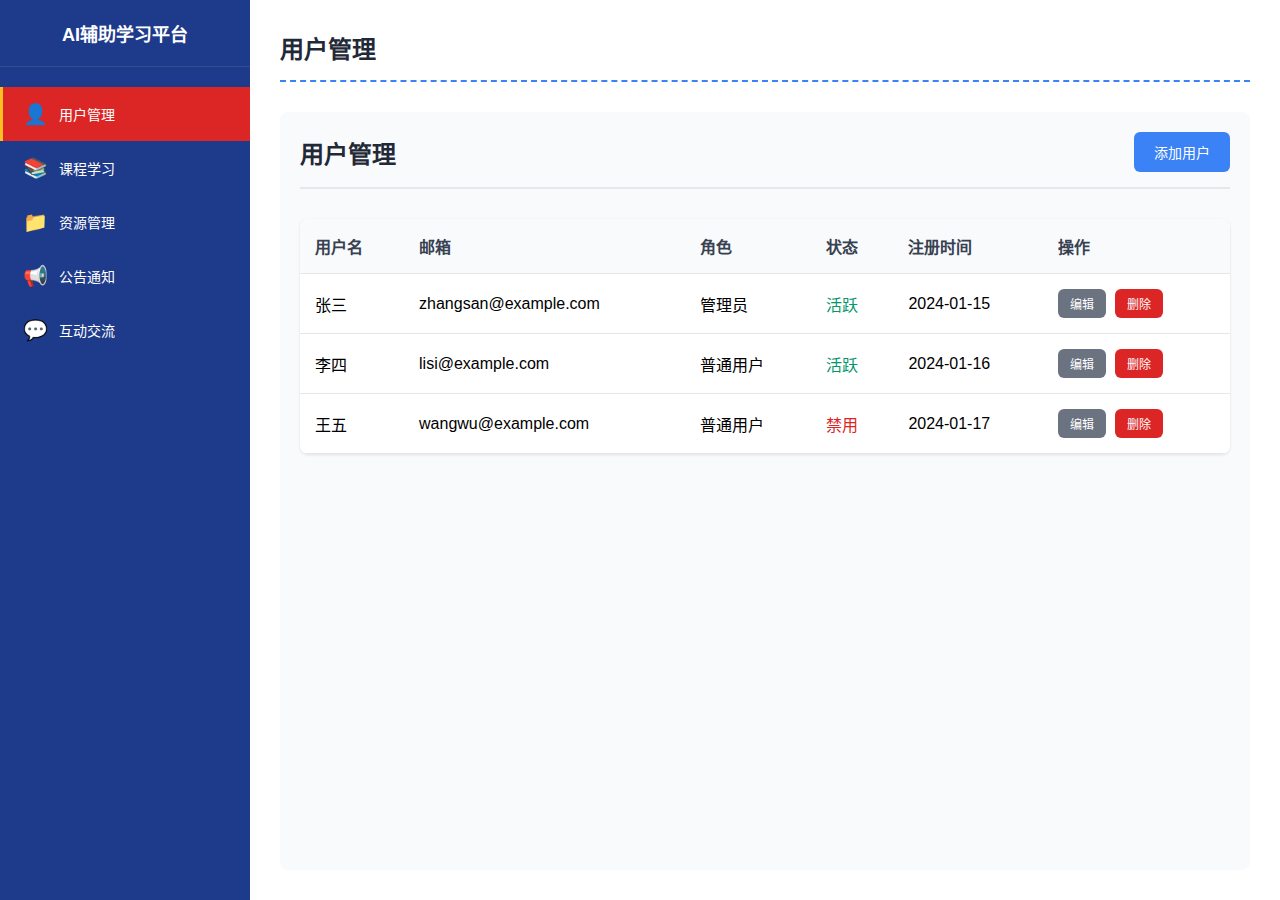
<file: index.html>
<!DOCTYPE html>
<html lang="zh-CN">
<head>
    <meta charset="UTF-8">
    <meta name="viewport" content="width=device-width, initial-scale=1.0">
    <title>AI辅助学习平台</title>
    <link rel="stylesheet" href="styles.css">
</head>
<body>
    <div class="container">
        <!-- 左侧导航栏 -->
        <nav class="sidebar">
            <div class="sidebar-header">
                <h1>AI辅助学习平台</h1>
            </div>
            <ul class="nav-menu">
                <li class="nav-item active" data-page="user-management">
                    <div class="nav-icon">👤</div>
                    <span>用户管理</span>
                </li>
                <li class="nav-item" data-page="course-learning">
                    <div class="nav-icon">📚</div>
                    <span>课程学习</span>
                </li>
                <li class="nav-item" data-page="resource-management">
                    <div class="nav-icon">📁</div>
                    <span>资源管理</span>
                </li>
                <li class="nav-item" data-page="announcements">
                    <div class="nav-icon">📢</div>
                    <span>公告通知</span>
                </li>
                <li class="nav-item" data-page="interactive-communication">
                    <div class="nav-icon">💬</div>
                    <span>互动交流</span>
                </li>
            </ul>
        </nav>

        <!-- 主内容区域 -->
        <main class="main-content">
            <div class="content-area">
                <div class="page-title">
                    <h2 id="page-title">用户管理</h2>
                </div>
                <div class="page-content">
                    <!-- 使用iframe加载不同的HTML页面 -->
                    <iframe id="page-frame" src="pages/user-management.html" frameborder="0"></iframe>
                </div>
            </div>
        </main>
    </div>

    <script src="script.js"></script>
</body>
</html>
</file>
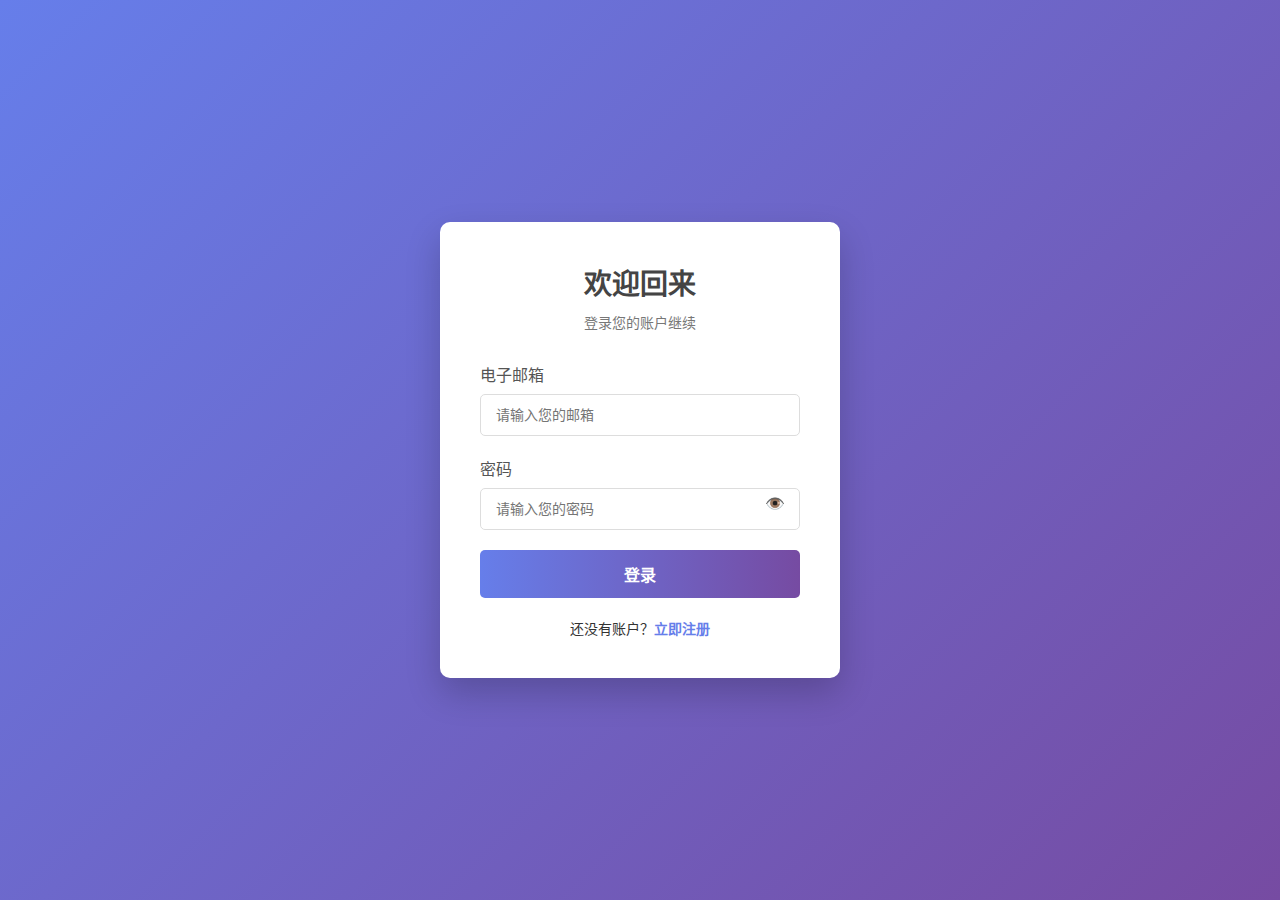
<file: zhuce.html>
<!DOCTYPE html>
<html lang="zh-CN">
<head>
    <meta charset="UTF-8">
    <meta name="viewport" content="width=device-width, initial-scale=1.0">
    <title>用户登录与注册</title>
    <style>
        * {
            margin: 0;
            padding: 0;
            box-sizing: border-box;
            font-family: 'Segoe UI', Tahoma, Geneva, Verdana, sans-serif;
        }
        
        body {
            background: linear-gradient(135deg, #667eea 0%, #764ba2 100%);
            height: 100vh;
            display: flex;
            justify-content: center;
            align-items: center;
            color: #333;
        }
        
        .container {
            width: 400px;
            background-color: white;
            border-radius: 10px;
            box-shadow: 0 15px 35px rgba(0, 0, 0, 0.2);
            overflow: hidden;
        }
        
        .form-container {
            padding: 40px;
            transition: all 0.6s ease-in-out;
        }
        
        .header {
            text-align: center;
            margin-bottom: 30px;
        }
        
        .header h2 {
            font-size: 28px;
            color: #444;
            margin-bottom: 10px;
        }
        
        .header p {
            color: #777;
            font-size: 14px;
        }
        
        .form-group {
            margin-bottom: 20px;
            position: relative;
        }
        
        .form-group label {
            display: block;
            margin-bottom: 8px;
            font-weight: 500;
            color: #555;
        }
        
        .form-group input {
            width: 100%;
            padding: 12px 15px;
            border: 1px solid #ddd;
            border-radius: 5px;
            font-size: 14px;
            transition: all 0.3s;
        }
        
        .form-group input:focus {
            border-color: #667eea;
            outline: none;
            box-shadow: 0 0 0 3px rgba(102, 126, 234, 0.2);
        }
        
        .btn {
            width: 100%;
            padding: 12px;
            background: linear-gradient(to right, #667eea, #764ba2);
            border: none;
            border-radius: 5px;
            color: white;
            font-size: 16px;
            font-weight: 600;
            cursor: pointer;
            transition: all 0.3s;
        }
        
        .btn:hover {
            background: linear-gradient(to right, #5a6fd1, #6a4299);
            transform: translateY(-2px);
        }
        
        .switch-form {
            text-align: center;
            margin-top: 20px;
            font-size: 14px;
        }
        
        .switch-form a {
            color: #667eea;
            text-decoration: none;
            font-weight: 600;
            cursor: pointer;
        }
        
        .switch-form a:hover {
            text-decoration: underline;
        }
        
        .login-container {
            display: block;
        }
        
        .register-container {
            display: none;
        }
        
        .show-register .login-container {
            display: none;
        }
        
        .show-register .register-container {
            display: block;
        }
        
        .password-toggle {
            position: absolute;
            right: 15px;
            top: 38px;
            cursor: pointer;
            color: #777;
        }
        
        .terms {
            font-size: 12px;
            color: #777;
            margin-top: 20px;
        }
        
        .terms a {
            color: #667eea;
            text-decoration: none;
        }
        
        .terms a:hover {
            text-decoration: underline;
        }
    </style>
</head>
<body>
    <div class="container">
        <div class="form-container login-container">
            <div class="header">
                <h2>欢迎回来</h2>
                <p>登录您的账户继续</p>
            </div>
            <form id="loginForm">
                <div class="form-group">
                    <label for="login-email">电子邮箱</label>
                    <input type="email" id="login-email" placeholder="请输入您的邮箱" required>
                </div>
                <div class="form-group">
                    <label for="login-password">密码</label>
                    <input type="password" id="login-password" placeholder="请输入您的密码" required>
                    <span class="password-toggle">👁️</span>
                </div>
                <button type="submit" class="btn">登录</button>
            </form>
            <div class="switch-form">
                还没有账户？<a id="show-register">立即注册</a>
            </div>
        </div>
        
        <div class="form-container register-container">
            <div class="header">
                <h2>创建账户</h2>
                <p>加入我们，开始您的旅程</p>
            </div>
            <form id="registerForm">
                <div class="form-group">
                    <label for="register-name">用户名</label>
                    <input type="text" id="register-name" placeholder="请输入您的用户名" required>
                </div>
                <div class="form-group">
                    <label for="register-email">电子邮箱</label>
                    <input type="email" id="register-email" placeholder="请输入您的邮箱" required>
                </div>
                <div class="form-group">
                    <label for="register-password">密码</label>
                    <input type="password" id="register-password" placeholder="请输入至少6位密码" required>
                    <span class="password-toggle">👁️</span>
                </div>
                <div class="form-group">
                    <label for="register-confirm">确认密码</label>
                    <input type="password" id="register-confirm" placeholder="请再次输入密码" required>
                    <span class="password-toggle">👁️</span>
                </div>
                <button type="submit" class="btn">注册</button>
            </form>
            <div class="terms">
                点击"注册"即表示您同意我们的<a href="#">服务条款</a>和<a href="#">隐私政策</a>
            </div>
            <div class="switch-form">
                已有账户？<a id="show-login">立即登录</a>
            </div>
        </div>
    </div>

    <script>
        document.addEventListener('DOMContentLoaded', function() {
            // 切换登录和注册表单
            const showRegister = document.getElementById('show-register');
            const showLogin = document.getElementById('show-login');
            
            showRegister.addEventListener('click', function() {
                document.querySelector('.container').classList.add('show-register');
            });
            
            showLogin.addEventListener('click', function() {
                document.querySelector('.container').classList.remove('show-register');
            });
            
            // 密码显示/隐藏切换
            const passwordToggles = document.querySelectorAll('.password-toggle');
            passwordToggles.forEach(toggle => {
                toggle.addEventListener('click', function() {
                    const input = this.previousElementSibling;
                    if (input.type === 'password') {
                        input.type = 'text';
                        this.textContent = '🙈';
                    } else {
                        input.type = 'password';
                        this.textContent = '👁️';
                    }
                });
            });
            
            // 阻止表单提交
            document.getElementById('loginForm').addEventListener('submit', function(e) {
                e.preventDefault();
                alert('登录功能仅为前端演示，无后端处理');
            });
            
            document.getElementById('registerForm').addEventListener('submit', function(e) {
                e.preventDefault();
                alert('注册功能仅为前端演示，无后端处理');
            });
        });
    </script>
</body>
</html>
</file>
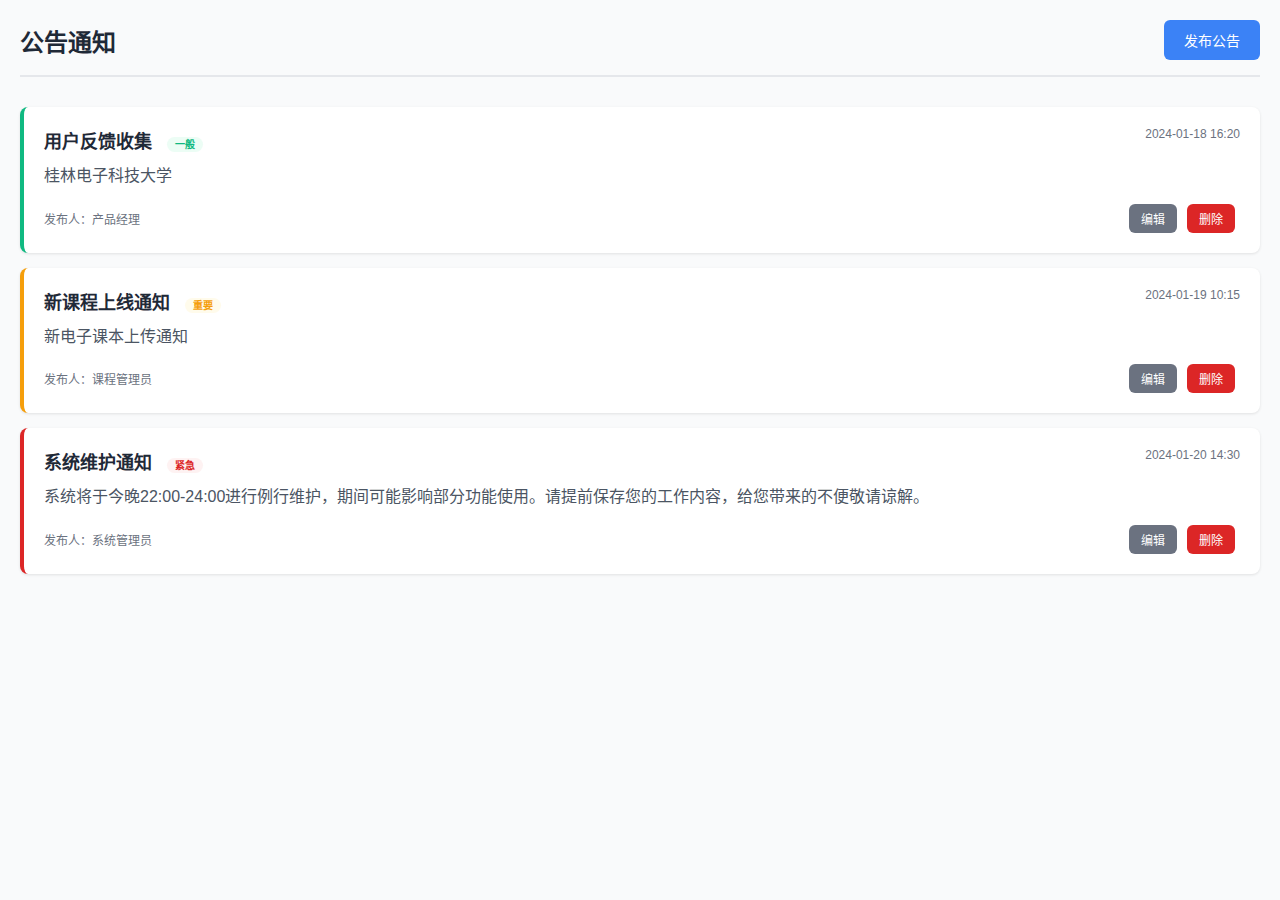
<file: adminpages/Adminannouncements.html>
<!DOCTYPE html>
<html lang="zh-CN">
<head>
    <meta charset="UTF-8">
    <meta name="viewport" content="width=device-width, initial-scale=1.0">
    <title>公告通知</title>
    <style>
        body {
            font-family: 'Microsoft YaHei', Arial, sans-serif;
            margin: 0;
            padding: 20px;
            background-color: #f9fafb;
        }
        .page-header {
            display: flex;
            justify-content: space-between;
            align-items: center;
            margin-bottom: 30px;
            padding-bottom: 15px;
            border-bottom: 2px solid #e5e7eb;
        }
        .page-header h1 {
            color: #1f2937;
            font-size: 24px;
            margin: 0;
        }
        .btn {
            padding: 10px 20px;
            border: none;
            border-radius: 6px;
            cursor: pointer;
            font-size: 14px;
            transition: all 0.3s ease;
        }
        .btn-primary {
            background-color: #3b82f6;
            color: white;
        }
        .btn-primary:hover {
            background-color: #2563eb;
        }
        .btn-sm {
            padding: 6px 12px;
            font-size: 12px;
            margin-right: 5px;
        }
        .btn-secondary {
            background-color: #6b7280;
            color: white;
        }
        .btn-secondary:hover {
            background-color: #4b5563;
        }
        .btn-danger {
            background-color: #dc2626;
            color: white;
        }
        .btn-danger:hover {
            background-color: #b91c1c;
        }
        .btn-success {
            background-color: #10b981;
            color: white;
        }
        .btn-success:hover {
            background-color: #059669;
        }
        .announcement-list {
            display: flex;
            flex-direction: column;
            gap: 15px;
        }
        .announcement-item {
            background: white;
            border-radius: 8px;
            padding: 20px;
            box-shadow: 0 1px 3px rgba(0, 0, 0, 0.1);
            transition: transform 0.3s ease;
        }
        .announcement-item:hover {
            transform: translateY(-1px);
            box-shadow: 0 4px 6px rgba(0, 0, 0, 0.1);
        }
        .announcement-header {
            display: flex;
            justify-content: space-between;
            align-items: flex-start;
            margin-bottom: 10px;
        }
        .announcement-title {
            color: #1f2937;
            font-size: 18px;
            font-weight: 600;
            margin: 0;
        }
        .announcement-date {
            color: #6b7280;
            font-size: 12px;
            white-space: nowrap;
        }
        .announcement-content {
            color: #4b5563;
            line-height: 1.6;
            margin-bottom: 15px;
        }
        .announcement-footer {
            display: flex;
            justify-content: space-between;
            align-items: center;
        }
        .announcement-author {
            color: #6b7280;
            font-size: 12px;
        }
        .announcement-actions {
            display: flex;
            gap: 5px;
        }
        .priority-high {
            border-left: 4px solid #dc2626;
        }
        .priority-medium {
            border-left: 4px solid #f59e0b;
        }
        .priority-low {
            border-left: 4px solid #10b981;
        }
        .priority-label {
            padding: 2px 8px;
            border-radius: 12px;
            font-size: 10px;
            font-weight: 600;
            margin-left: 10px;
        }
        .priority-high .priority-label {
            background-color: #fef2f2;
            color: #dc2626;
        }
        .priority-medium .priority-label {
            background-color: #fffbeb;
            color: #f59e0b;
        }
        .priority-low .priority-label {
            background-color: #ecfdf5;
            color: #10b981;
        }
        
        /* 模态框样式 */
        .modal {
            display: none;
            position: fixed;
            z-index: 1000;
            left: 0;
            top: 0;
            width: 100%;
            height: 100%;
            background-color: rgba(0, 0, 0, 0.5);
            animation: fadeIn 0.3s ease;
        }
        
        .modal-content {
            background-color: white;
            margin: 5% auto;
            padding: 0;
            border-radius: 8px;
            width: 90%;
            max-width: 600px;
            box-shadow: 0 10px 25px rgba(0, 0, 0, 0.2);
            animation: slideIn 0.3s ease;
        }
        
        .modal-header {
            padding: 20px 30px;
            border-bottom: 1px solid #e5e7eb;
            display: flex;
            justify-content: space-between;
            align-items: center;
        }
        
        .modal-header h2 {
            margin: 0;
            color: #1f2937;
            font-size: 20px;
        }
        
        .close {
            color: #9ca3af;
            font-size: 28px;
            font-weight: bold;
            cursor: pointer;
            transition: color 0.3s ease;
        }
        
        .close:hover {
            color: #374151;
        }
        
        .modal-body {
            padding: 30px;
        }
        
        .form-group {
            margin-bottom: 20px;
        }
        
        .form-group label {
            display: block;
            margin-bottom: 8px;
            font-weight: 600;
            color: #374151;
        }
        
        .form-control {
            width: 100%;
            padding: 12px;
            border: 1px solid #d1d5db;
            border-radius: 6px;
            font-size: 14px;
            transition: border-color 0.3s ease;
            box-sizing: border-box;
        }
        
        .form-control:focus {
            outline: none;
            border-color: #3b82f6;
            box-shadow: 0 0 0 3px rgba(59, 130, 246, 0.1);
        }
        
        .form-control[type="text"] {
            font-size: 16px;
        }
        
        .form-control[type="textarea"] {
            min-height: 120px;
            resize: vertical;
        }
        
        .form-control[type="select"] {
            cursor: pointer;
        }
        
        .modal-footer {
            padding: 20px 30px;
            border-top: 1px solid #e5e7eb;
            display: flex;
            justify-content: flex-end;
            gap: 10px;
        }
        
        .no-announcements {
            text-align: center;
            padding: 60px 20px;
            color: #9ca3af;
            font-size: 16px;
        }
        
        @keyframes fadeIn {
            from { opacity: 0; }
            to { opacity: 1; }
        }
        
        @keyframes slideIn {
            from { 
                opacity: 0;
                transform: translateY(-50px);
            }
            to { 
                opacity: 1;
                transform: translateY(0);
            }
        }
        
        .loading {
            text-align: center;
            padding: 40px;
            color: #6b7280;
        }
    </style>
</head>
<body>
    <div class="page-header">
        <h1>公告通知</h1>
        <button class="btn btn-primary" onclick="openAnnouncementModal()">发布公告</button>
    </div>
    
    <div class="announcement-list" id="announcementList">
        <div class="loading">加载中...</div>
    </div>

    <!-- 公告编辑/发布模态框 -->
    <div id="announcementModal" class="modal">
        <div class="modal-content">
            <div class="modal-header">
                <h2 id="modalTitle">发布公告</h2>
                <span class="close" onclick="closeAnnouncementModal()">&times;</span>
            </div>
            <div class="modal-body">
                <form id="announcementForm">
                    <div class="form-group">
                        <label for="announcementTitle">公告标题 *</label>
                        <input type="text" id="announcementTitle" class="form-control" placeholder="请输入公告标题" required>
                    </div>
                    <div class="form-group">
                        <label for="announcementContent">公告内容 *</label>
                        <textarea id="announcementContent" class="form-control" placeholder="请输入公告内容" required style="min-height: 120px; resize: vertical;"></textarea>
                    </div>
                    <div class="form-group">
                        <label for="announcementPriority">优先级</label>
                        <select id="announcementPriority" class="form-control">
                            <option value="low">一般</option>
                            <option value="medium">重要</option>
                            <option value="high">紧急</option>
                        </select>
                    </div>
                    <div class="form-group">
                        <label for="announcementAuthor">发布人</label>
                        <input type="text" id="announcementAuthor" class="form-control" placeholder="请输入发布人姓名" value="系统管理员">
                    </div>
                </form>
            </div>
            <div class="modal-footer">
                <button type="button" class="btn btn-secondary" onclick="closeAnnouncementModal()">取消</button>
                <button type="button" class="btn btn-primary" onclick="saveAnnouncement()">保存</button>
            </div>
        </div>
    </div>

    <script>
        // 公告数据存储
        let announcements = [];
        let currentEditingId = null;

        // 优先级配置
        const priorityConfig = {
            high: { label: '紧急', class: 'priority-high' },
            medium: { label: '重要', class: 'priority-medium' },
            low: { label: '一般', class: 'priority-low' }
        };

        // 初始化页面
        document.addEventListener('DOMContentLoaded', function() {
            loadAnnouncements();
        });

        // 从本地存储加载公告数据
        function loadAnnouncements() {
            const savedAnnouncements = localStorage.getItem('announcements');
            if (savedAnnouncements) {
                announcements = JSON.parse(savedAnnouncements);
            } else {
                // 初始化一些示例数据
                announcements = [
                    {
                        id: Date.now() + 1,
                        title: '系统维护通知',
                        content: '系统将于今晚22:00-24:00进行例行维护，期间可能影响部分功能使用。请提前保存您的工作内容，给您带来的不便敬请谅解。',
                        priority: 'high',
                        author: '系统管理员',
                        date: '2024-01-20 14:30',
                        timestamp: Date.now() + 1
                    },
                    {
                        id: Date.now() + 2,
                        title: '新课程上线通知',
                        content: '新电子课本上传通知',
                        priority: 'medium',
                        author: '课程管理员',
                        date: '2024-01-19 10:15',
                        timestamp: Date.now() + 2
                    },
                    {
                        id: Date.now() + 3,
                        title: '用户反馈收集',
                        content: '桂林电子科技大学',
                        priority: 'low',
                        author: '产品经理',
                        date: '2024-01-18 16:20',
                        timestamp: Date.now() + 3
                    }
                ];
                saveAnnouncements();
            }
            renderAnnouncements();
        }

        // 保存公告数据到本地存储
        function saveAnnouncements() {
            localStorage.setItem('announcements', JSON.stringify(announcements));
        }

        // 渲染公告列表
        function renderAnnouncements() {
            const announcementList = document.getElementById('announcementList');
            
            if (announcements.length === 0) {
                announcementList.innerHTML = '<div class="no-announcements">暂无公告，点击"发布公告"创建第一条公告</div>';
                return;
            }

            // 按时间倒序排列
            const sortedAnnouncements = announcements.sort((a, b) => b.timestamp - a.timestamp);

            announcementList.innerHTML = sortedAnnouncements.map(announcement => {
                const priorityInfo = priorityConfig[announcement.priority];
                return `
                    <div class="announcement-item ${priorityInfo.class}">
                        <div class="announcement-header">
                            <h3 class="announcement-title">
                                ${announcement.title}
                                <span class="priority-label">${priorityInfo.label}</span>
                            </h3>
                            <span class="announcement-date">${announcement.date}</span>
                        </div>
                        <div class="announcement-content">
                            ${announcement.content}
                        </div>
                        <div class="announcement-footer">
                            <span class="announcement-author">发布人：${announcement.author}</span>
                            <div class="announcement-actions">
                                <button class="btn btn-sm btn-secondary" onclick="editAnnouncement(${announcement.id})">编辑</button>
                                <button class="btn btn-sm btn-danger" onclick="deleteAnnouncement(${announcement.id})">删除</button>
                            </div>
                        </div>
                    </div>
                `;
            }).join('');
        }

        // 打开公告模态框
        function openAnnouncementModal(id = null) {
            const modal = document.getElementById('announcementModal');
            const modalTitle = document.getElementById('modalTitle');
            const form = document.getElementById('announcementForm');
            
            // 重置表单
            form.reset();
            document.getElementById('announcementAuthor').value = '系统管理员';
            
            if (id) {
                // 编辑模式
                currentEditingId = id;
                modalTitle.textContent = '编辑公告';
                const announcement = announcements.find(a => a.id === id);
                if (announcement) {
                    document.getElementById('announcementTitle').value = announcement.title;
                    document.getElementById('announcementContent').value = announcement.content;
                    document.getElementById('announcementPriority').value = announcement.priority;
                    document.getElementById('announcementAuthor').value = announcement.author;
                }
            } else {
                // 新建模式
                currentEditingId = null;
                modalTitle.textContent = '发布公告';
            }
            
            modal.style.display = 'block';
            document.getElementById('announcementTitle').focus();
        }

        // 关闭公告模态框
        function closeAnnouncementModal() {
            const modal = document.getElementById('announcementModal');
            modal.style.display = 'none';
            currentEditingId = null;
        }

        // 保存公告
        function saveAnnouncement() {
            const title = document.getElementById('announcementTitle').value.trim();
            const content = document.getElementById('announcementContent').value.trim();
            const priority = document.getElementById('announcementPriority').value;
            const author = document.getElementById('announcementAuthor').value.trim();

            // 验证必填字段
            if (!title || !content) {
                alert('请填写公告标题和内容');
                return;
            }

            if (currentEditingId) {
                // 编辑现有公告
                const announcementIndex = announcements.findIndex(a => a.id === currentEditingId);
                if (announcementIndex !== -1) {
                    announcements[announcementIndex] = {
                        ...announcements[announcementIndex],
                        title,
                        content,
                        priority,
                        author,
                        date: new Date().toLocaleString('zh-CN', {
                            year: 'numeric',
                            month: '2-digit',
                            day: '2-digit',
                            hour: '2-digit',
                            minute: '2-digit'
                        }).replace(/\//g, '-')
                    };
                }
            } else {
                // 创建新公告
                const newAnnouncement = {
                    id: Date.now(),
                    title,
                    content,
                    priority,
                    author,
                    date: new Date().toLocaleString('zh-CN', {
                        year: 'numeric',
                        month: '2-digit',
                        day: '2-digit',
                        hour: '2-digit',
                        minute: '2-digit'
                    }).replace(/\//g, '-'),
                    timestamp: Date.now()
                };
                announcements.push(newAnnouncement);
            }

            saveAnnouncements();
            renderAnnouncements();
            closeAnnouncementModal();
            
            // 显示成功消息
            const message = currentEditingId ? '公告编辑成功！' : '公告发布成功！';
            showMessage(message, 'success');
        }

        // 编辑公告
        function editAnnouncement(id) {
            openAnnouncementModal(id);
        }

        // 删除公告
        function deleteAnnouncement(id) {
            if (confirm('确定要删除这条公告吗？')) {
                announcements = announcements.filter(a => a.id !== id);
                saveAnnouncements();
                renderAnnouncements();
                showMessage('公告删除成功！', 'success');
            }
        }

        // 显示消息提示
        function showMessage(message, type = 'info') {
            // 创建消息元素
            const messageDiv = document.createElement('div');
            messageDiv.style.cssText = `
                position: fixed;
                top: 20px;
                right: 20px;
                padding: 12px 20px;
                border-radius: 6px;
                color: white;
                font-weight: 600;
                z-index: 1001;
                animation: slideInRight 0.3s ease;
                max-width: 300px;
            `;
            
            // 根据类型设置样式
            switch (type) {
                case 'success':
                    messageDiv.style.backgroundColor = '#10b981';
                    break;
                case 'error':
                    messageDiv.style.backgroundColor = '#dc2626';
                    break;
                case 'warning':
                    messageDiv.style.backgroundColor = '#f59e0b';
                    break;
                default:
                    messageDiv.style.backgroundColor = '#3b82f6';
            }
            
            messageDiv.textContent = message;
            document.body.appendChild(messageDiv);
            
            // 3秒后自动移除
            setTimeout(() => {
                messageDiv.style.animation = 'slideOutRight 0.3s ease';
                setTimeout(() => {
                    if (messageDiv.parentNode) {
                        messageDiv.parentNode.removeChild(messageDiv);
                    }
                }, 300);
            }, 3000);
        }

        // 点击模态框外部关闭
        window.onclick = function(event) {
            const modal = document.getElementById('announcementModal');
            if (event.target === modal) {
                closeAnnouncementModal();
            }
        }

        // ESC键关闭模态框
        document.addEventListener('keydown', function(event) {
            if (event.key === 'Escape') {
                closeAnnouncementModal();
            }
        });

        // 添加CSS动画
        const style = document.createElement('style');
        style.textContent = `
            @keyframes slideInRight {
                from { transform: translateX(100%); opacity: 0; }
                to { transform: translateX(0); opacity: 1; }
            }
            @keyframes slideOutRight {
                from { transform: translateX(0); opacity: 1; }
                to { transform: translateX(100%); opacity: 0; }
            }
        `;
        document.head.appendChild(style);
    </script>
</body>
</html>
</file>
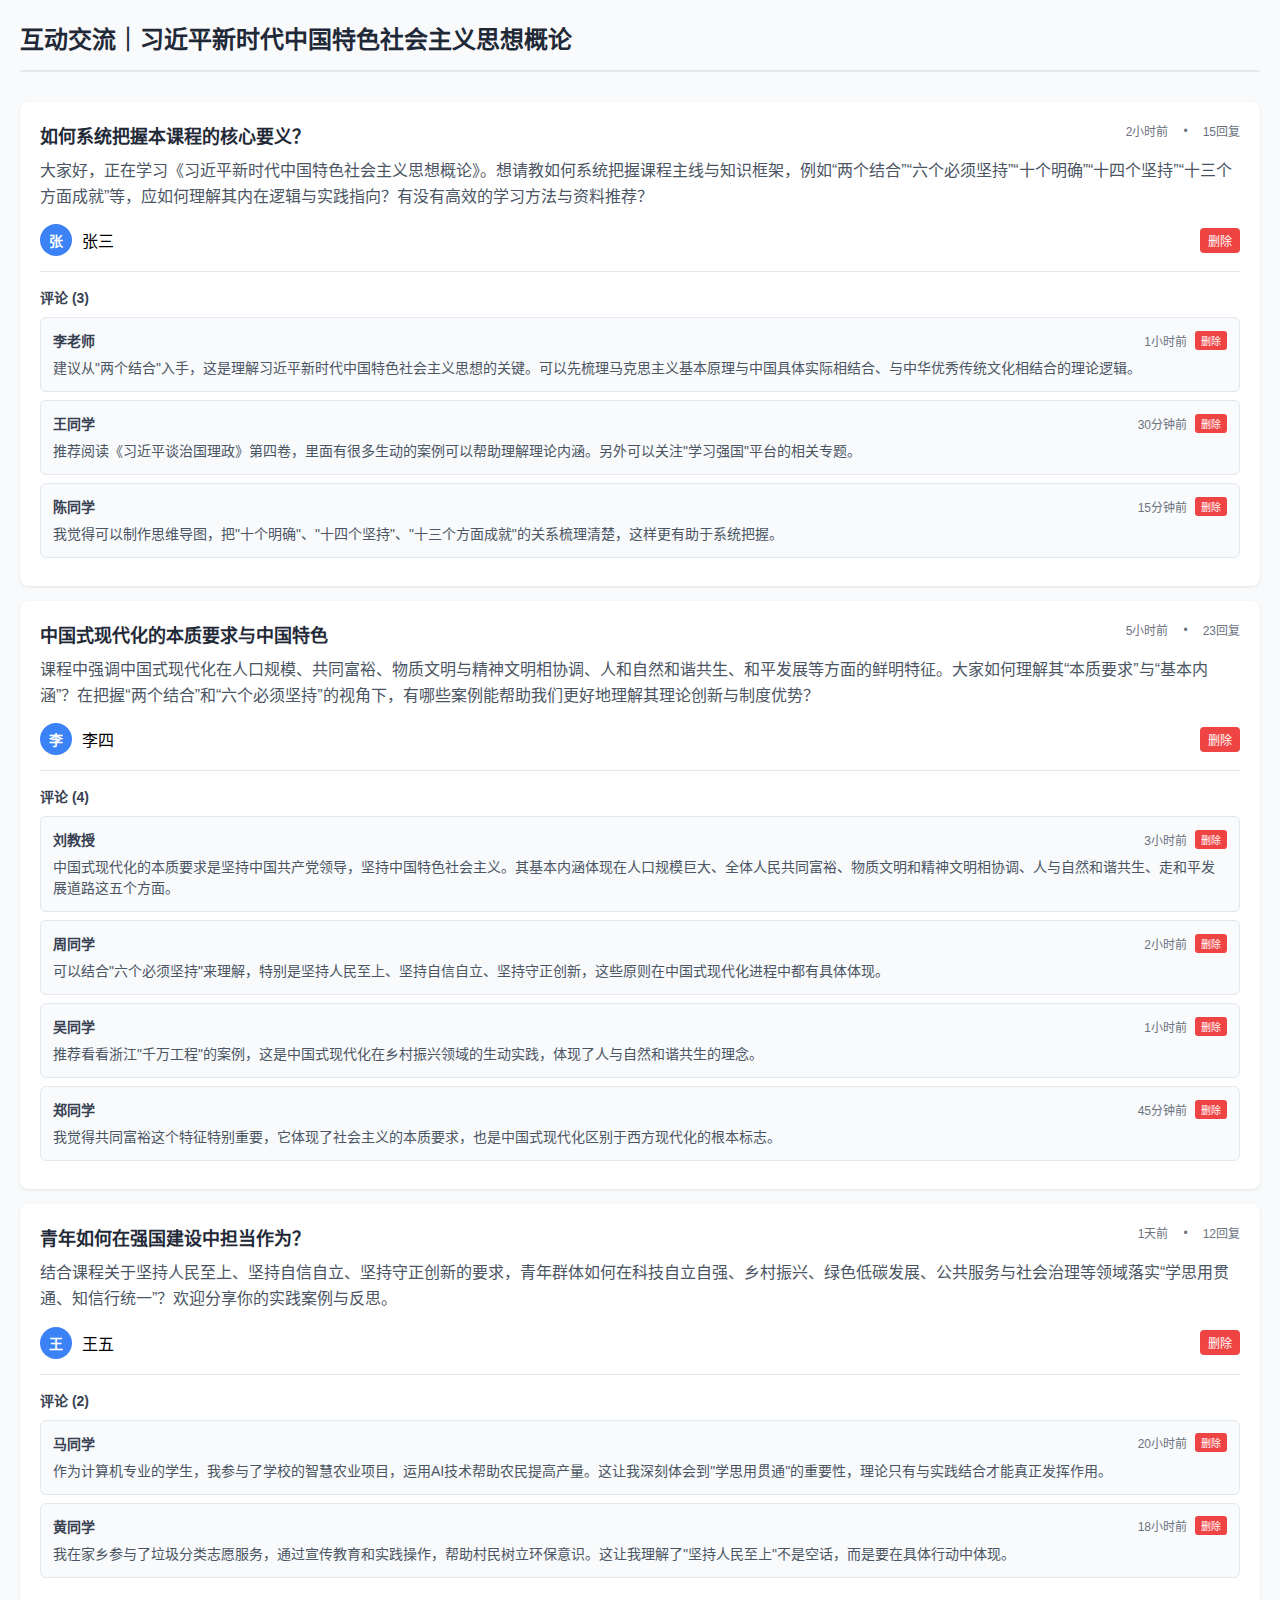
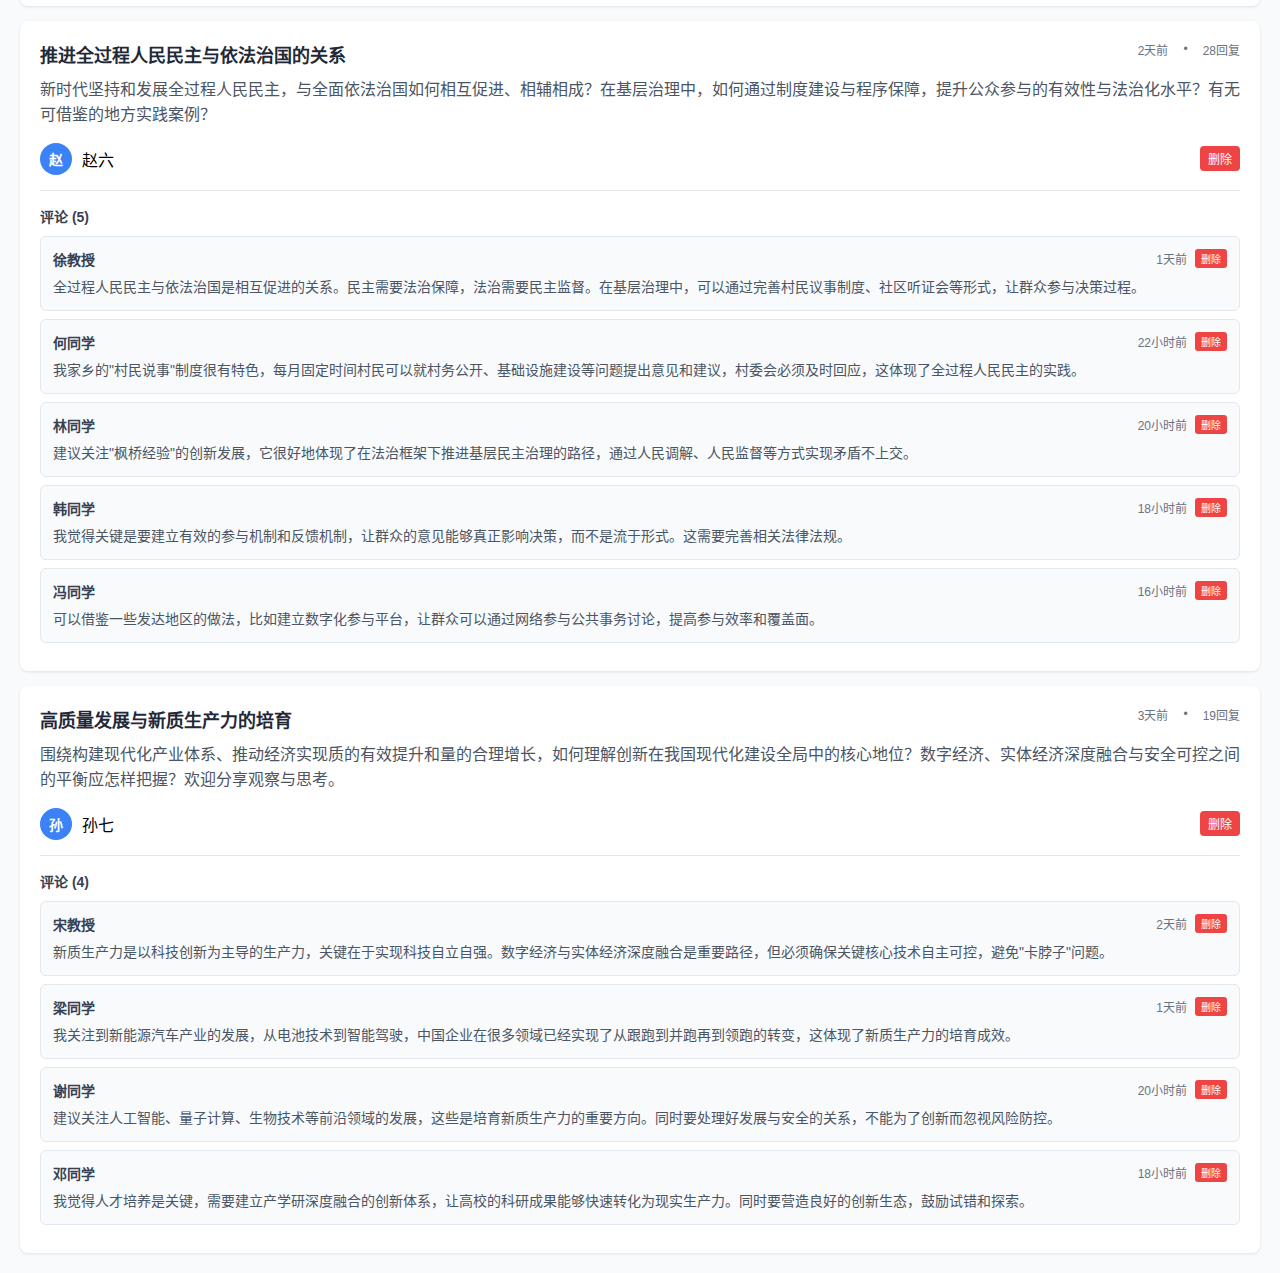
<file: adminpages/interactive-communication.html>
<!DOCTYPE html>
<html lang="zh-CN">
<head>
    <meta charset="UTF-8">
    <meta name="viewport" content="width=device-width, initial-scale=1.0">
    <title>互动交流｜习近平新时代中国特色社会主义思想概论</title>
    <style>
        body {
            font-family: 'Microsoft YaHei', Arial, sans-serif;
            margin: 0;
            padding: 20px;
            background-color: #f9fafb;
        }
        .page-header {
            display: flex;
            justify-content: space-between;
            align-items: center;
            margin-bottom: 30px;
            padding-bottom: 15px;
            border-bottom: 2px solid #e5e7eb;
        }
        .page-header h1 {
            color: #1f2937;
            font-size: 24px;
            margin: 0;
        }
        .btn {
            padding: 10px 20px;
            border: none;
            border-radius: 6px;
            cursor: pointer;
            font-size: 14px;
            transition: all 0.3s ease;
        }
        .btn-primary {
            background-color: #3b82f6;
            color: white;
        }
        .btn-primary:hover {
            background-color: #2563eb;
        }
        .btn-sm {
            padding: 6px 12px;
            font-size: 12px;
            margin-right: 5px;
        }
        .btn-secondary {
            background-color: #6b7280;
            color: white;
        }
        .btn-secondary:hover {
            background-color: #4b5563;
        }
        .discussion-list {
            display: flex;
            flex-direction: column;
            gap: 15px;
        }
        .discussion-item {
            background: white;
            border-radius: 8px;
            padding: 20px;
            box-shadow: 0 1px 3px rgba(0, 0, 0, 0.1);
            transition: transform 0.3s ease;
        }
        .discussion-item:hover {
            transform: translateY(-1px);
            box-shadow: 0 4px 6px rgba(0, 0, 0, 0.1);
        }
        .discussion-header {
            display: flex;
            justify-content: space-between;
            align-items: flex-start;
            margin-bottom: 10px;
        }
        .discussion-title {
            color: #1f2937;
            font-size: 18px;
            font-weight: 600;
            margin: 0;
            cursor: pointer;
        }
        .discussion-title:hover {
            color: #3b82f6;
        }
        .discussion-meta {
            display: flex;
            align-items: center;
            gap: 15px;
            font-size: 12px;
            color: #6b7280;
        }
        .discussion-content {
            color: #4b5563;
            line-height: 1.6;
            margin-bottom: 15px;
        }
        .discussion-footer {
            display: flex;
            justify-content: space-between;
            align-items: center;
        }
        .discussion-stats {
            display: flex;
            gap: 20px;
            font-size: 12px;
            color: #6b7280;
        }
        .stat-item {
            display: flex;
            align-items: center;
            gap: 5px;
        }
        .discussion-actions {
            display: flex;
            gap: 5px;
        }
        .tag {
            background-color: #dbeafe;
            color: #1e40af;
            padding: 2px 8px;
            border-radius: 12px;
            font-size: 10px;
            margin-right: 5px;
        }
        .tag-javascript {
            background-color: #fef3c7;
            color: #d97706;
        }
        .tag-css {
            background-color: #d1fae5;
            color: #059669;
        }
        .tag-react {
            background-color: #e0e7ff;
            color: #3730a3;
        }
        .tag-general {
            background-color: #f3f4f6;
            color: #374151;
        }
        .avatar {
            width: 32px;
            height: 32px;
            border-radius: 50%;
            background-color: #3b82f6;
            color: white;
            display: flex;
            align-items: center;
            justify-content: center;
            font-weight: 600;
            font-size: 14px;
        }
        .author-info {
            display: flex;
            align-items: center;
            gap: 10px;
        }
        .comment-item {
            background-color: #f8fafc;
            border: 1px solid #e2e8f0;
            border-radius: 6px;
            padding: 12px;
            margin-bottom: 8px;
        }
        .comment-header {
            display: flex;
            justify-content: space-between;
            align-items: center;
            margin-bottom: 8px;
        }
        .comment-delete-btn {
            background-color: #ef4444;
            color: white;
            padding: 2px 6px;
            border: none;
            border-radius: 3px;
            font-size: 10px;
            cursor: pointer;
            transition: background-color 0.3s ease;
        }
        .comment-delete-btn:hover {
            background-color: #dc2626;
        }
        .comment-author {
            font-weight: 600;
            color: #374151;
            font-size: 14px;
        }
        .comment-time {
            font-size: 12px;
            color: #6b7280;
        }
        .comment-content {
            color: #4b5563;
            line-height: 1.5;
            font-size: 14px;
        }
        .delete-btn {
            background-color: #ef4444;
            color: white;
            padding: 4px 8px;
            border: none;
            border-radius: 4px;
            font-size: 12px;
            cursor: pointer;
            transition: background-color 0.3s ease;
        }
        .delete-btn:hover {
            background-color: #dc2626;
        }
        .comments-section {
            margin-top: 15px;
            padding-top: 15px;
            border-top: 1px solid #e5e7eb;
        }
        .comments-title {
            font-size: 14px;
            font-weight: 600;
            color: #374151;
            margin-bottom: 10px;
        }
    </style>
</head>
<body>
    <div class="page-header">
        <h1>互动交流｜习近平新时代中国特色社会主义思想概论</h1>
    </div>
    
    <div class="discussion-list">
        <div class="discussion-item">
            <div class="discussion-header">
                <h3 class="discussion-title">如何系统把握本课程的核心要义？</h3>
                <div class="discussion-meta">
                    <span>2小时前</span>
                    <span>•</span>
                    <span>15回复</span>
                </div>
            </div>
            <div class="discussion-content">
                大家好，正在学习《习近平新时代中国特色社会主义思想概论》。想请教如何系统把握课程主线与知识框架，例如“两个结合”“六个必须坚持”“十个明确”“十四个坚持”“十三个方面成就”等，应如何理解其内在逻辑与实践指向？有没有高效的学习方法与资料推荐？
            </div>
            <div class="discussion-footer">
                <div class="author-info">
                    <div class="avatar">张</div>
                    <span>张三</span>
                </div>
                <button class="delete-btn">删除</button>
            </div>
            <div class="comments-section">
                <div class="comments-title">评论 (3)</div>
                <div class="comment-item">
                    <div class="comment-header">
                        <span class="comment-author">李老师</span>
                        <div style="display: flex; align-items: center; gap: 8px;">
                            <span class="comment-time">1小时前</span>
                            <button class="comment-delete-btn">删除</button>
                        </div>
                    </div>
                    <div class="comment-content">建议从"两个结合"入手，这是理解习近平新时代中国特色社会主义思想的关键。可以先梳理马克思主义基本原理与中国具体实际相结合、与中华优秀传统文化相结合的理论逻辑。</div>
                </div>
                <div class="comment-item">
                    <div class="comment-header">
                        <span class="comment-author">王同学</span>
                        <div style="display: flex; align-items: center; gap: 8px;">
                            <span class="comment-time">30分钟前</span>
                            <button class="comment-delete-btn">删除</button>
                        </div>
                    </div>
                    <div class="comment-content">推荐阅读《习近平谈治国理政》第四卷，里面有很多生动的案例可以帮助理解理论内涵。另外可以关注"学习强国"平台的相关专题。</div>
                </div>
                <div class="comment-item">
                    <div class="comment-header">
                        <span class="comment-author">陈同学</span>
                        <div style="display: flex; align-items: center; gap: 8px;">
                            <span class="comment-time">15分钟前</span>
                            <button class="comment-delete-btn">删除</button>
                        </div>
                    </div>
                    <div class="comment-content">我觉得可以制作思维导图，把"十个明确"、"十四个坚持"、"十三个方面成就"的关系梳理清楚，这样更有助于系统把握。</div>
                </div>
            </div>
        </div>
        
        <div class="discussion-item">
            <div class="discussion-header">
                <h3 class="discussion-title">中国式现代化的本质要求与中国特色</h3>
                <div class="discussion-meta">
                    <span>5小时前</span>
                    <span>•</span>
                    <span>23回复</span>
                </div>
            </div>
            <div class="discussion-content">
                课程中强调中国式现代化在人口规模、共同富裕、物质文明与精神文明相协调、人和自然和谐共生、和平发展等方面的鲜明特征。大家如何理解其“本质要求”与“基本内涵”？在把握“两个结合”和“六个必须坚持”的视角下，有哪些案例能帮助我们更好地理解其理论创新与制度优势？
            </div>
            <div class="discussion-footer">
                <div class="author-info">
                    <div class="avatar">李</div>
                    <span>李四</span>
                </div>
                <button class="delete-btn">删除</button>
            </div>
            <div class="comments-section">
                <div class="comments-title">评论 (4)</div>
                <div class="comment-item">
                    <div class="comment-header">
                        <span class="comment-author">刘教授</span>
                        <div style="display: flex; align-items: center; gap: 8px;">
                            <span class="comment-time">3小时前</span>
                            <button class="comment-delete-btn">删除</button>
                        </div>
                    </div>
                    <div class="comment-content">中国式现代化的本质要求是坚持中国共产党领导，坚持中国特色社会主义。其基本内涵体现在人口规模巨大、全体人民共同富裕、物质文明和精神文明相协调、人与自然和谐共生、走和平发展道路这五个方面。</div>
                </div>
                <div class="comment-item">
                    <div class="comment-header">
                        <span class="comment-author">周同学</span>
                        <div style="display: flex; align-items: center; gap: 8px;">
                            <span class="comment-time">2小时前</span>
                            <button class="comment-delete-btn">删除</button>
                        </div>
                    </div>
                    <div class="comment-content">可以结合"六个必须坚持"来理解，特别是坚持人民至上、坚持自信自立、坚持守正创新，这些原则在中国式现代化进程中都有具体体现。</div>
                </div>
                <div class="comment-item">
                    <div class="comment-header">
                        <span class="comment-author">吴同学</span>
                        <div style="display: flex; align-items: center; gap: 8px;">
                            <span class="comment-time">1小时前</span>
                            <button class="comment-delete-btn">删除</button>
                        </div>
                    </div>
                    <div class="comment-content">推荐看看浙江"千万工程"的案例，这是中国式现代化在乡村振兴领域的生动实践，体现了人与自然和谐共生的理念。</div>
                </div>
                <div class="comment-item">
                    <div class="comment-header">
                        <span class="comment-author">郑同学</span>
                        <div style="display: flex; align-items: center; gap: 8px;">
                            <span class="comment-time">45分钟前</span>
                            <button class="comment-delete-btn">删除</button>
                        </div>
                    </div>
                    <div class="comment-content">我觉得共同富裕这个特征特别重要，它体现了社会主义的本质要求，也是中国式现代化区别于西方现代化的根本标志。</div>
                </div>
            </div>
        </div>
        
        <div class="discussion-item">
            <div class="discussion-header">
                <h3 class="discussion-title">青年如何在强国建设中担当作为？</h3>
                <div class="discussion-meta">
                    <span>1天前</span>
                    <span>•</span>
                    <span>12回复</span>
                </div>
            </div>
            <div class="discussion-content">
                结合课程关于坚持人民至上、坚持自信自立、坚持守正创新的要求，青年群体如何在科技自立自强、乡村振兴、绿色低碳发展、公共服务与社会治理等领域落实“学思用贯通、知信行统一”？欢迎分享你的实践案例与反思。
            </div>
            <div class="discussion-footer">
                <div class="author-info">
                    <div class="avatar">王</div>
                    <span>王五</span>
                </div>
                <button class="delete-btn">删除</button>
            </div>
            <div class="comments-section">
                <div class="comments-title">评论 (2)</div>
                <div class="comment-item">
                    <div class="comment-header">
                        <span class="comment-author">马同学</span>
                        <div style="display: flex; align-items: center; gap: 8px;">
                            <span class="comment-time">20小时前</span>
                            <button class="comment-delete-btn">删除</button>
                        </div>
                    </div>
                    <div class="comment-content">作为计算机专业的学生，我参与了学校的智慧农业项目，运用AI技术帮助农民提高产量。这让我深刻体会到"学思用贯通"的重要性，理论只有与实践结合才能真正发挥作用。</div>
                </div>
                <div class="comment-item">
                    <div class="comment-header">
                        <span class="comment-author">黄同学</span>
                        <div style="display: flex; align-items: center; gap: 8px;">
                            <span class="comment-time">18小时前</span>
                            <button class="comment-delete-btn">删除</button>
                        </div>
                    </div>
                    <div class="comment-content">我在家乡参与了垃圾分类志愿服务，通过宣传教育和实践操作，帮助村民树立环保意识。这让我理解了"坚持人民至上"不是空话，而是要在具体行动中体现。</div>
                </div>
            </div>
        </div>
        
        <div class="discussion-item">
            <div class="discussion-header">
                <h3 class="discussion-title">推进全过程人民民主与依法治国的关系</h3>
                <div class="discussion-meta">
                    <span>2天前</span>
                    <span>•</span>
                    <span>28回复</span>
                </div>
            </div>
            <div class="discussion-content">
                新时代坚持和发展全过程人民民主，与全面依法治国如何相互促进、相辅相成？在基层治理中，如何通过制度建设与程序保障，提升公众参与的有效性与法治化水平？有无可借鉴的地方实践案例？
            </div>
            <div class="discussion-footer">
                <div class="author-info">
                    <div class="avatar">赵</div>
                    <span>赵六</span>
                </div>
                <button class="delete-btn">删除</button>
            </div>
            <div class="comments-section">
                <div class="comments-title">评论 (5)</div>
                <div class="comment-item">
                    <div class="comment-header">
                        <span class="comment-author">徐教授</span>
                        <div style="display: flex; align-items: center; gap: 8px;">
                            <span class="comment-time">1天前</span>
                            <button class="comment-delete-btn">删除</button>
                        </div>
                    </div>
                    <div class="comment-content">全过程人民民主与依法治国是相互促进的关系。民主需要法治保障，法治需要民主监督。在基层治理中，可以通过完善村民议事制度、社区听证会等形式，让群众参与决策过程。</div>
                </div>
                <div class="comment-item">
                    <div class="comment-header">
                        <span class="comment-author">何同学</span>
                        <div style="display: flex; align-items: center; gap: 8px;">
                            <span class="comment-time">22小时前</span>
                            <button class="comment-delete-btn">删除</button>
                        </div>
                    </div>
                    <div class="comment-content">我家乡的"村民说事"制度很有特色，每月固定时间村民可以就村务公开、基础设施建设等问题提出意见和建议，村委会必须及时回应，这体现了全过程人民民主的实践。</div>
                </div>
                <div class="comment-item">
                    <div class="comment-header">
                        <span class="comment-author">林同学</span>
                        <div style="display: flex; align-items: center; gap: 8px;">
                            <span class="comment-time">20小时前</span>
                            <button class="comment-delete-btn">删除</button>
                        </div>
                    </div>
                    <div class="comment-content">建议关注"枫桥经验"的创新发展，它很好地体现了在法治框架下推进基层民主治理的路径，通过人民调解、人民监督等方式实现矛盾不上交。</div>
                </div>
                <div class="comment-item">
                    <div class="comment-header">
                        <span class="comment-author">韩同学</span>
                        <div style="display: flex; align-items: center; gap: 8px;">
                            <span class="comment-time">18小时前</span>
                            <button class="comment-delete-btn">删除</button>
                        </div>
                    </div>
                    <div class="comment-content">我觉得关键是要建立有效的参与机制和反馈机制，让群众的意见能够真正影响决策，而不是流于形式。这需要完善相关法律法规。</div>
                </div>
                <div class="comment-item">
                    <div class="comment-header">
                        <span class="comment-author">冯同学</span>
                        <div style="display: flex; align-items: center; gap: 8px;">
                            <span class="comment-time">16小时前</span>
                            <button class="comment-delete-btn">删除</button>
                        </div>
                    </div>
                    <div class="comment-content">可以借鉴一些发达地区的做法，比如建立数字化参与平台，让群众可以通过网络参与公共事务讨论，提高参与效率和覆盖面。</div>
                </div>
            </div>
        </div>
        
        <div class="discussion-item">
            <div class="discussion-header">
                <h3 class="discussion-title">高质量发展与新质生产力的培育</h3>
                <div class="discussion-meta">
                    <span>3天前</span>
                    <span>•</span>
                    <span>19回复</span>
                </div>
            </div>
            <div class="discussion-content">
                围绕构建现代化产业体系、推动经济实现质的有效提升和量的合理增长，如何理解创新在我国现代化建设全局中的核心地位？数字经济、实体经济深度融合与安全可控之间的平衡应怎样把握？欢迎分享观察与思考。
            </div>
            <div class="discussion-footer">
                <div class="author-info">
                    <div class="avatar">孙</div>
                    <span>孙七</span>
                </div>
                <button class="delete-btn">删除</button>
            </div>
            <div class="comments-section">
                <div class="comments-title">评论 (4)</div>
                <div class="comment-item">
                    <div class="comment-header">
                        <span class="comment-author">宋教授</span>
                        <div style="display: flex; align-items: center; gap: 8px;">
                            <span class="comment-time">2天前</span>
                            <button class="comment-delete-btn">删除</button>
                        </div>
                    </div>
                    <div class="comment-content">新质生产力是以科技创新为主导的生产力，关键在于实现科技自立自强。数字经济与实体经济深度融合是重要路径，但必须确保关键核心技术自主可控，避免"卡脖子"问题。</div>
                </div>
                <div class="comment-item">
                    <div class="comment-header">
                        <span class="comment-author">梁同学</span>
                        <div style="display: flex; align-items: center; gap: 8px;">
                            <span class="comment-time">1天前</span>
                            <button class="comment-delete-btn">删除</button>
                        </div>
                    </div>
                    <div class="comment-content">我关注到新能源汽车产业的发展，从电池技术到智能驾驶，中国企业在很多领域已经实现了从跟跑到并跑再到领跑的转变，这体现了新质生产力的培育成效。</div>
                </div>
                <div class="comment-item">
                    <div class="comment-header">
                        <span class="comment-author">谢同学</span>
                        <div style="display: flex; align-items: center; gap: 8px;">
                            <span class="comment-time">20小时前</span>
                            <button class="comment-delete-btn">删除</button>
                        </div>
                    </div>
                    <div class="comment-content">建议关注人工智能、量子计算、生物技术等前沿领域的发展，这些是培育新质生产力的重要方向。同时要处理好发展与安全的关系，不能为了创新而忽视风险防控。</div>
                </div>
                <div class="comment-item">
                    <div class="comment-header">
                        <span class="comment-author">邓同学</span>
                        <div style="display: flex; align-items: center; gap: 8px;">
                            <span class="comment-time">18小时前</span>
                            <button class="comment-delete-btn">删除</button>
                        </div>
                    </div>
                    <div class="comment-content">我觉得人才培养是关键，需要建立产学研深度融合的创新体系，让高校的科研成果能够快速转化为现实生产力。同时要营造良好的创新生态，鼓励试错和探索。</div>
                </div>
            </div>
        </div>
    </div>
    
   

    <script>
    // 直接绑定删除按钮事件
    document.addEventListener('DOMContentLoaded', function() {
        // 绑定讨论删除按钮
        const deleteButtons = document.querySelectorAll('.delete-btn');
        deleteButtons.forEach(function(btn) {
            btn.addEventListener('click', function() {
                if (confirm('确定要删除这个讨论吗？此操作不可撤销。')) {
                    btn.closest('.discussion-item').remove();
                }
            });
        });

        // 绑定评论删除按钮
        const commentDeleteButtons = document.querySelectorAll('.comment-delete-btn');
        commentDeleteButtons.forEach(function(btn) {
            btn.addEventListener('click', function() {
                if (confirm('确定要删除这条评论吗？此操作不可撤销。')) {
                    const commentItem = btn.closest('.comment-item');
                    commentItem.remove();
                    
                    // 更新评论数量
                    const commentsSection = commentItem.closest('.comments-section');
                    const commentsTitle = commentsSection.querySelector('.comments-title');
                    const currentCount = parseInt(commentsTitle.textContent.match(/\d+/)[0]) || 0;
                    commentsTitle.textContent = `评论 (${currentCount - 1})`;
                }
            });
        });
    });

    (function() {
        const discussionList = document.querySelector('.discussion-list');
        const modal = document.getElementById('discussion-modal');
        const openModalBtn = document.getElementById('open-modal-btn');
        const closeModalBtn = document.getElementById('close-modal-btn');
        const resetFormBtn = document.getElementById('reset-form-btn');
        const form = document.getElementById('discussion-form');
        const titleInput = document.getElementById('title-input');
        const contentInput = document.getElementById('content-input');

        // 打开/关闭弹窗
        function openModal() { modal.style.display = 'flex'; }
        function closeModal() { modal.style.display = 'none'; }
        openModalBtn.addEventListener('click', openModal);
        closeModalBtn.addEventListener('click', closeModal);
        modal.addEventListener('click', function(e) {
            if (e.target === modal) closeModal();
        });

        // 清空表单
        resetFormBtn.addEventListener('click', function() {
            form.reset();
        });

        // 构建讨论项 DOM
        function createDiscussionItem({ title, content, author = '新', authorName = '新同学', minutesAgo = '刚刚' }) {
            const item = document.createElement('div');
            item.className = 'discussion-item';
            item.innerHTML = `
                <div class="discussion-header">
                    <h3 class="discussion-title"></h3>
                    <div class="discussion-meta">
                        <span>${minutesAgo}</span>
                        <span>•</span>
                        <span class="reply-count">0回复</span>
                    </div>
                </div>
                <div class="discussion-content"></div>
                <div class="discussion-footer">
                    <div class="author-info">
                        <div class="avatar">${author}</div>
                        <span>${authorName}</span>
                    </div>
                </div>
                <div class="reply-box" style="display:none; margin-top:10px;">
                    <div style="display:flex; gap:8px;">
                        <input class="reply-input" type="text" placeholder="写下你的回复..." style="flex:1; padding:8px 10px; border:1px solid #e5e7eb; border-radius:6px; font-size:14px;" />
                        <button class="btn btn-primary btn-sm submit-reply-btn">发送</button>
                    </div>
                    <div class="reply-list" style="margin-top:10px; display:flex; flex-direction:column; gap:8px;"></div>
                </div>
            `;
            item.querySelector('.discussion-title').textContent = title;
            item.querySelector('.discussion-content').textContent = content;
            wireInteractions(item);
            return item;
        }

        // 绑定点赞与回复事件
        function wireInteractions(root) {
            const likeBtn = root.querySelector('.like-btn');
            const likeCountEl = root.querySelector('.like-count');
            const replyToggleBtn = root.querySelector('.reply-toggle-btn');
            const replyBox = root.querySelector('.reply-box');
            const submitReplyBtn = root.querySelector('.submit-reply-btn');
            const replyInput = root.querySelector('.reply-input');
            const replyList = root.querySelector('.reply-list');
            const replyNum = root.querySelector('.reply-num');
            const replyCountText = root.querySelector('.reply-count');
            const deleteBtn = root.querySelector('.delete-btn');

            // 点赞防重复：基于会话内记忆（元素标记）
            if (likeBtn) {
                likeBtn.addEventListener('click', function() {
                    if (likeBtn.dataset.liked === '1') return; // 防重复
                    likeBtn.dataset.liked = '1';
                    likeBtn.classList.add('btn-primary');
                    const current = parseInt(likeCountEl.textContent || '0', 10) || 0;
                    likeCountEl.textContent = String(current + 1);
                });
            }

            // 展开/收起回复框
            if (replyToggleBtn) {
                replyToggleBtn.addEventListener('click', function() {
                    replyBox.style.display = replyBox.style.display === 'none' ? 'block' : 'none';
                    if (replyBox.style.display === 'block') {
                        replyInput.focus();
                    }
                });
            }

            // 提交回复
            if (submitReplyBtn) {
                submitReplyBtn.addEventListener('click', function() {
                    const text = (replyInput.value || '').trim();
                    if (!text) return;
                    const row = document.createElement('div');
                    row.style.background = '#f9fafb';
                    row.style.border = '1px solid #eef2f7';
                    row.style.borderRadius = '6px';
                    row.style.padding = '8px 10px';
                    row.textContent = text;
                    replyList.appendChild(row);
                    replyInput.value = '';
                    const current = parseInt(replyNum.textContent || '0', 10) || 0;
                    replyNum.textContent = String(current + 1);
                    replyCountText.textContent = `${current + 1}回复`;
                });
            }

            // 删除讨论项
            if (deleteBtn) {
                deleteBtn.addEventListener('click', function() {
                    if (confirm('确定要删除这个讨论吗？此操作不可撤销。')) {
                        root.remove();
                    }
                });
            }
        }

        // 为现有讨论项补充交互按钮
        function enhanceExistingDiscussions() {
            const items = document.querySelectorAll('.discussion-item');
            items.forEach(function(item) {
                if (item.dataset.enhanced === '1') return;
                item.dataset.enhanced = '1';
                
                // 为所有讨论项绑定删除按钮事件
                const deleteBtn = item.querySelector('.delete-btn');
                if (deleteBtn) {
                    deleteBtn.addEventListener('click', function() {
                        if (confirm('确定要删除这个讨论吗？此操作不可撤销。')) {
                            item.remove();
                        }
                    });
                }
                
                const stats = item.querySelector('.discussion-stats');
                const meta = item.querySelector('.discussion-meta');
                if (!stats) return;

                // 读取已有点赞/回复数量（若存在）
                const likeNumEl = document.createElement('span');
                likeNumEl.className = 'like-count';
                likeNumEl.textContent = (function() {
                    const node = stats.querySelector('.stat-item:nth-child(1) span:nth-child(2)');
                    return node ? node.textContent : '0';
                })();

                const replyNumEl = document.createElement('span');
                replyNumEl.className = 'reply-num';
                replyNumEl.textContent = (function() {
                    const node = stats.querySelector('.stat-item:nth-child(2) span:nth-child(2)');
                    return node ? node.textContent : '0';
                })();

                // 清空原统计区，重建为可交互结构
                stats.innerHTML = '';

                // 创建点赞按钮和统计
                const likeWrap = document.createElement('div');
                likeWrap.className = 'stat-item';
                likeWrap.innerHTML = `
                    <button class="btn btn-sm like-btn">👍</button>
                    <span class="like-count">${likeNumEl.textContent}</span>
                `;

                // 创建回复按钮和统计
                const replyWrap = document.createElement('div');
                replyWrap.className = 'stat-item';
                replyWrap.innerHTML = `
                    <button class="btn btn-sm reply-toggle-btn">💬</button>
                    <span class="reply-num">${replyNumEl.textContent}</span>
                `;

                stats.appendChild(likeWrap);
                stats.appendChild(replyWrap);

                // 在 meta 中维护一个“X回复”文本
                const replyCountText = document.createElement('span');
                replyCountText.className = 'reply-count';
                replyCountText.textContent = `${replyNumEl.textContent}回复`;
                const dot = document.createElement('span');
                dot.textContent = '•';
                // 若 meta 已经有“• 15回复”结构，则替换为：时间 • X回复
                meta.innerHTML = `${meta.children[0]?.outerHTML || '<span>刚刚</span>'}`;
                meta.appendChild(document.createElement('span')).textContent = '•';
                meta.appendChild(replyCountText);

                // 追加回复区域
                const replyBox = document.createElement('div');
                replyBox.className = 'reply-box';
                replyBox.style.display = 'none';
                replyBox.style.marginTop = '10px';
                replyBox.innerHTML = `
                    <div style="display:flex; gap:8px;">
                        <input class="reply-input" type="text" placeholder="写下你的回复..." style="flex:1; padding:8px 10px; border:1px solid #e5e7eb; border-radius:6px; font-size:14px;" />
                        <button class="btn btn-primary btn-sm submit-reply-btn">发送</button>
                    </div>
                    <div class="reply-list" style="margin-top:10px; display:flex; flex-direction:column; gap:8px;"></div>
                `;
                item.appendChild(replyBox);

                // 绑定交互
                wireInteractions(item);
            });
        }

        enhanceExistingDiscussions();

        // 提交创建新讨论
        form.addEventListener('submit', function(e) {
            e.preventDefault();
            const title = (titleInput.value || '').trim();
            const content = (contentInput.value || '').trim();
            if (!title || !content) return;
            const newItem = createDiscussionItem({ title, content });
            discussionList.prepend(newItem);
            form.reset();
            closeModal();
        });
    })();
    </script>
</body>
</html>
</file>
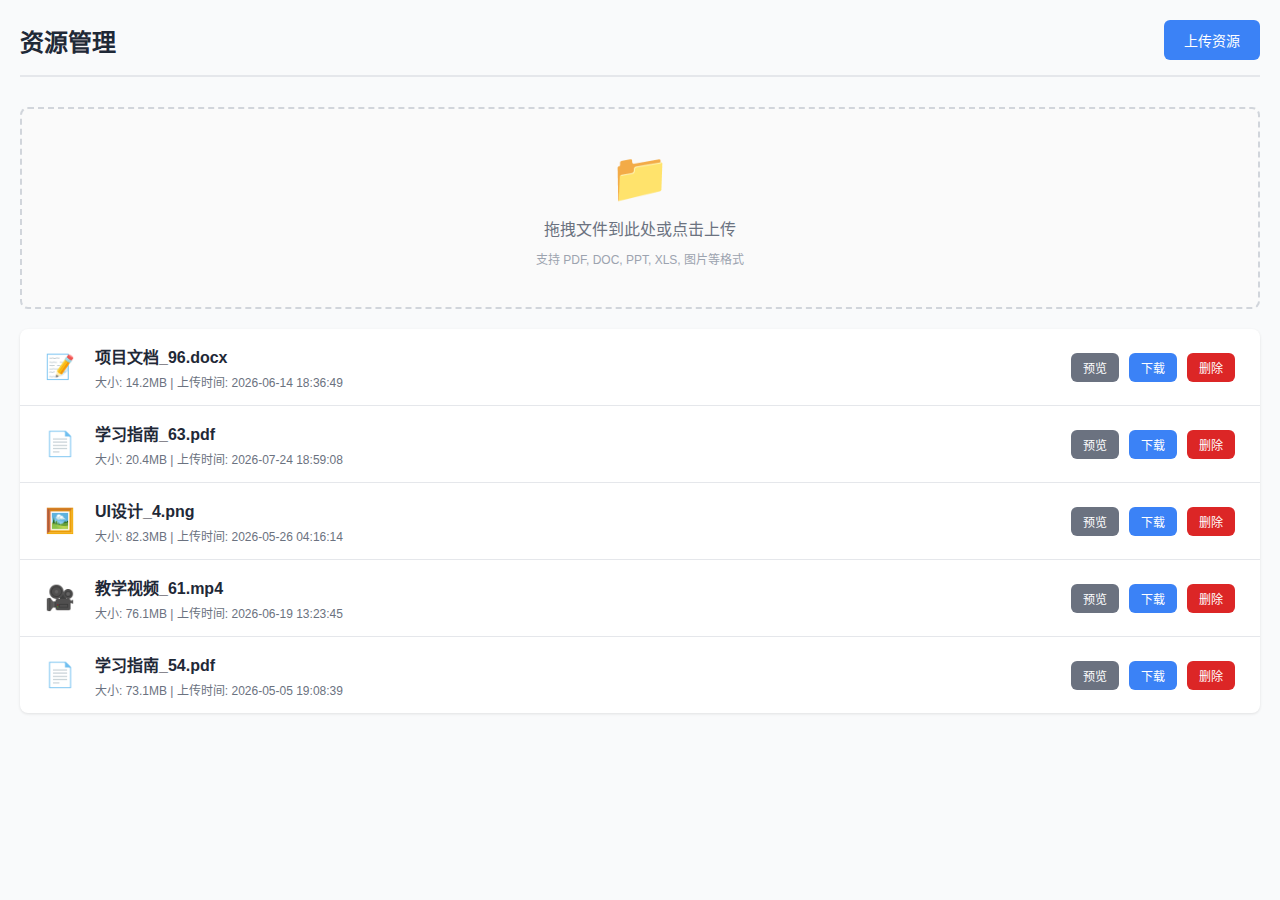
<file: adminpages/resource-management.html>
<!DOCTYPE html>
<html lang="zh-CN">
<head>
    <meta charset="UTF-8">
    <meta name="viewport" content="width=device-width, initial-scale=1.0">
    <title>资源管理</title>
    <style>
        body {
            font-family: 'Microsoft YaHei', Arial, sans-serif;
            margin: 0;
            padding: 20px;
            background-color: #f9fafb;
        }
        .page-header {
            display: flex;
            justify-content: space-between;
            align-items: center;
            margin-bottom: 30px;
            padding-bottom: 15px;
            border-bottom: 2px solid #e5e7eb;
        }
        .page-header h1 {
            color: #1f2937;
            font-size: 24px;
            margin: 0;
        }
        .btn {
            padding: 10px 20px;
            border: none;
            border-radius: 6px;
            cursor: pointer;
            font-size: 14px;
            transition: all 0.3s ease;
        }
        .btn-primary {
            background-color: #3b82f6;
            color: white;
        }
        .btn-primary:hover {
            background-color: #2563eb;
        }
        .btn-sm {
            padding: 6px 12px;
            font-size: 12px;
            margin-right: 5px;
        }
        .btn-secondary {
            background-color: #6b7280;
            color: white;
        }
        .btn-secondary:hover {
            background-color: #4b5563;
        }
        .btn-danger {
            background-color: #dc2626;
            color: white;
        }
        .btn-danger:hover {
            background-color: #b91c1c;
        }
        .resource-list {
            background: white;
            border-radius: 8px;
            box-shadow: 0 1px 3px rgba(0, 0, 0, 0.1);
            overflow: hidden;
        }
        .resource-item {
            display: flex;
            align-items: center;
            padding: 15px 20px;
            border-bottom: 1px solid #e5e7eb;
            transition: background-color 0.3s ease;
        }
        .resource-item:hover {
            background-color: #f9fafb;
        }
        .resource-item:last-child {
            border-bottom: none;
        }
        .resource-icon {
            font-size: 24px;
            margin-right: 15px;
            width: 40px;
            text-align: center;
        }
        .resource-info {
            flex: 1;
        }
        .resource-name {
            font-weight: 600;
            color: #1f2937;
            margin-bottom: 5px;
        }
        .resource-meta {
            font-size: 12px;
            color: #6b7280;
        }
        .resource-actions {
            display: flex;
            gap: 5px;
        }
        .upload-area {
            border: 2px dashed #d1d5db;
            border-radius: 8px;
            padding: 40px;
            text-align: center;
            margin-bottom: 20px;
            background-color: #fafafa;
            transition: all 0.3s ease;
        }
        .upload-area:hover {
            border-color: #3b82f6;
            background-color: #f0f9ff;
        }
        .upload-icon {
            font-size: 48px;
            color: #9ca3af;
            margin-bottom: 10px;
        }
        .upload-text {
            color: #6b7280;
            margin-bottom: 10px;
        }
        .upload-hint {
            font-size: 12px;
            color: #9ca3af;
        }
    </style>
</head>
<body>
    <div class="page-header">
        <h1>资源管理</h1>
        <button class="btn btn-primary" id="uploadBtn">上传资源</button>
    </div>
    
    <div class="upload-area" id="uploadArea">
        <div class="upload-icon">📁</div>
        <div class="upload-text">拖拽文件到此处或点击上传</div>
        <div class="upload-hint">支持 PDF, DOC, PPT, XLS, 图片等格式</div>
    </div>
    
    <div class="resource-list" id="resourceList"></div>

    <script>
        // 随机生成模拟数据
        const fileTypes = [
            {icon: '📄', ext: 'pdf', name: '学习指南'},
            {icon: '📝', ext: 'docx', name: '项目文档'},
            {icon: '📊', ext: 'xlsx', name: '统计表'},
            {icon: '🎥', ext: 'mp4', name: '教学视频'},
            {icon: '🖼️', ext: 'png', name: 'UI设计'}
        ];

        const resourceList = document.getElementById('resourceList');

        // 生成随机资源
        function generateRandomResource() {
            const type = fileTypes[Math.floor(Math.random() * fileTypes.length)];
            const size = (Math.random() * 100 + 0.5).toFixed(1);
            const date = new Date(Date.now() - Math.random() * 1e10);
            const dateStr = date.toISOString().slice(0, 19).replace('T', ' ');
            return {
                icon: type.icon,
                name: `${type.name}_${Math.floor(Math.random() * 100)}.${type.ext}`,
                size: `${size}${type.ext === 'mp4' ? 'MB' : 'MB'}`,
                uploadTime: dateStr
            };
        }

        // 渲染资源项
        function renderResourceItem(resource) {
            const item = document.createElement('div');
            item.className = 'resource-item';
            item.innerHTML = `
                <div class="resource-icon">${resource.icon}</div>
                <div class="resource-info">
                    <div class="resource-name">${resource.name}</div>
                    <div class="resource-meta">大小: ${resource.size} | 上传时间: ${resource.uploadTime}</div>
                </div>
                <div class="resource-actions">
                    <button class="btn btn-sm btn-secondary">预览</button>
                    <button class="btn btn-sm btn-primary">下载</button>
                    <button class="btn btn-sm btn-danger">删除</button>
                </div>
            `;
            item.querySelector('.btn-danger').addEventListener('click', () => item.remove());
            resourceList.appendChild(item);
        }

        // 初始加载一些假数据
        for (let i = 0; i < 5; i++) {
            renderResourceItem(generateRandomResource());
        }

        // 模拟上传按钮点击事件
        document.getElementById('uploadBtn').addEventListener('click', () => {
            const newResource = generateRandomResource();
            renderResourceItem(newResource);
        });

        // 拖拽上传模拟
        const uploadArea = document.getElementById('uploadArea');
        uploadArea.addEventListener('click', () => {
            const newResource = generateRandomResource();
            renderResourceItem(newResource);
        });
        uploadArea.addEventListener('dragover', e => {
            e.preventDefault();
            uploadArea.style.borderColor = '#2563eb';
        });
        uploadArea.addEventListener('dragleave', () => {
            uploadArea.style.borderColor = '#d1d5db';
        });
        uploadArea.addEventListener('drop', e => {
            e.preventDefault();
            uploadArea.style.borderColor = '#d1d5db';
            renderResourceItem(generateRandomResource());
        });
    </script>
</body>
</html>
</file>
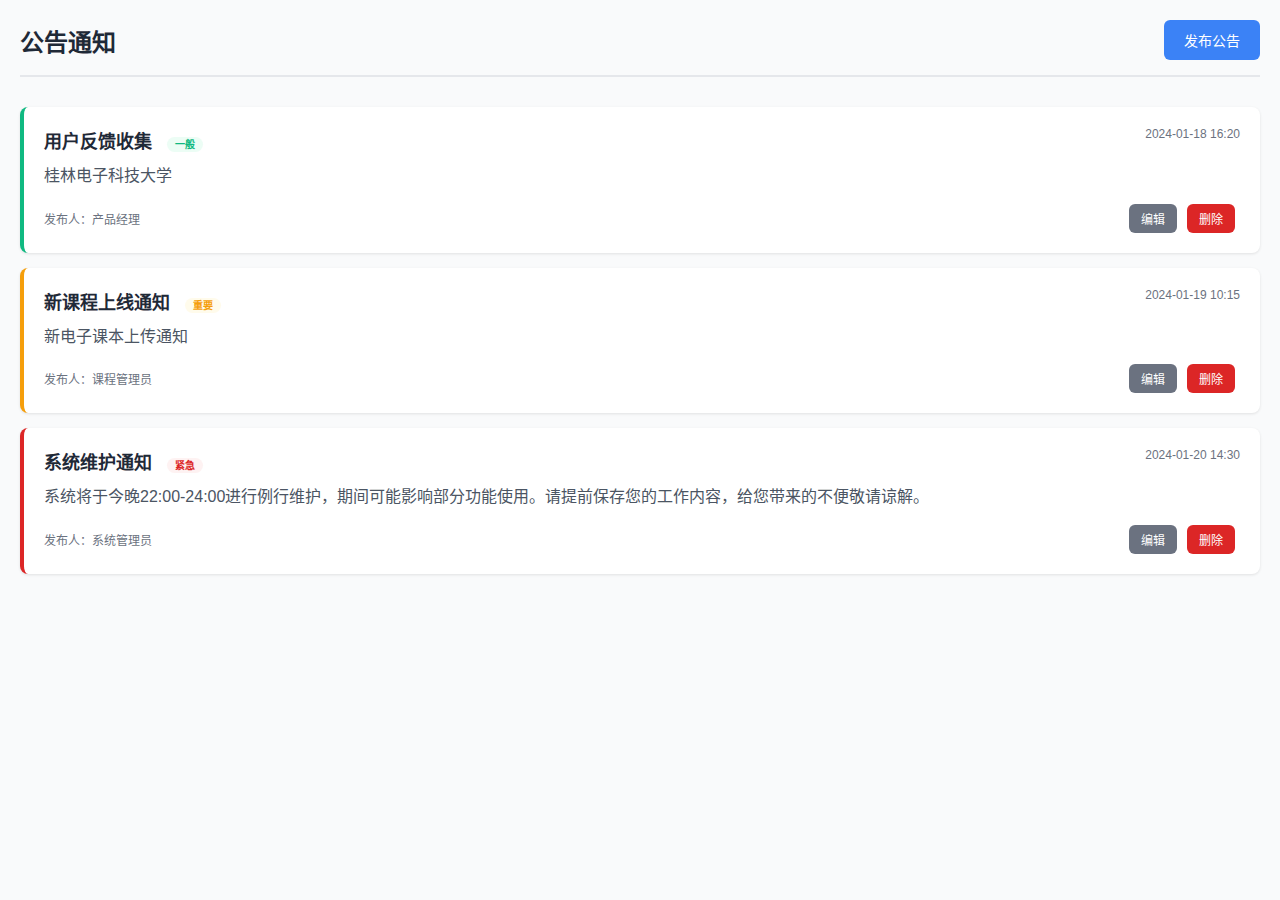
<file: pages/announcements.html>
<!DOCTYPE html>
<html lang="zh-CN">
<head>
    <meta charset="UTF-8">
    <meta name="viewport" content="width=device-width, initial-scale=1.0">
    <title>公告通知</title>
    <style>
        body {
            font-family: 'Microsoft YaHei', Arial, sans-serif;
            margin: 0;
            padding: 20px;
            background-color: #f9fafb;
        }
        .page-header {
            display: flex;
            justify-content: space-between;
            align-items: center;
            margin-bottom: 30px;
            padding-bottom: 15px;
            border-bottom: 2px solid #e5e7eb;
        }
        .page-header h1 {
            color: #1f2937;
            font-size: 24px;
            margin: 0;
        }
        .btn {
            padding: 10px 20px;
            border: none;
            border-radius: 6px;
            cursor: pointer;
            font-size: 14px;
            transition: all 0.3s ease;
        }
        .btn-primary {
            background-color: #3b82f6;
            color: white;
        }
        .btn-primary:hover {
            background-color: #2563eb;
        }
        .btn-sm {
            padding: 6px 12px;
            font-size: 12px;
            margin-right: 5px;
        }
        .btn-secondary {
            background-color: #6b7280;
            color: white;
        }
        .btn-secondary:hover {
            background-color: #4b5563;
        }
        .btn-danger {
            background-color: #dc2626;
            color: white;
        }
        .btn-danger:hover {
            background-color: #b91c1c;
        }
        .btn-success {
            background-color: #10b981;
            color: white;
        }
        .btn-success:hover {
            background-color: #059669;
        }
        .announcement-list {
            display: flex;
            flex-direction: column;
            gap: 15px;
        }
        .announcement-item {
            background: white;
            border-radius: 8px;
            padding: 20px;
            box-shadow: 0 1px 3px rgba(0, 0, 0, 0.1);
            transition: transform 0.3s ease;
        }
        .announcement-item:hover {
            transform: translateY(-1px);
            box-shadow: 0 4px 6px rgba(0, 0, 0, 0.1);
        }
        .announcement-header {
            display: flex;
            justify-content: space-between;
            align-items: flex-start;
            margin-bottom: 10px;
        }
        .announcement-title {
            color: #1f2937;
            font-size: 18px;
            font-weight: 600;
            margin: 0;
        }
        .announcement-date {
            color: #6b7280;
            font-size: 12px;
            white-space: nowrap;
        }
        .announcement-content {
            color: #4b5563;
            line-height: 1.6;
            margin-bottom: 15px;
        }
        .announcement-footer {
            display: flex;
            justify-content: space-between;
            align-items: center;
        }
        .announcement-author {
            color: #6b7280;
            font-size: 12px;
        }
        .announcement-actions {
            display: flex;
            gap: 5px;
        }
        .priority-high {
            border-left: 4px solid #dc2626;
        }
        .priority-medium {
            border-left: 4px solid #f59e0b;
        }
        .priority-low {
            border-left: 4px solid #10b981;
        }
        .priority-label {
            padding: 2px 8px;
            border-radius: 12px;
            font-size: 10px;
            font-weight: 600;
            margin-left: 10px;
        }
        .priority-high .priority-label {
            background-color: #fef2f2;
            color: #dc2626;
        }
        .priority-medium .priority-label {
            background-color: #fffbeb;
            color: #f59e0b;
        }
        .priority-low .priority-label {
            background-color: #ecfdf5;
            color: #10b981;
        }
        
        /* 模态框样式 */
        .modal {
            display: none;
            position: fixed;
            z-index: 1000;
            left: 0;
            top: 0;
            width: 100%;
            height: 100%;
            background-color: rgba(0, 0, 0, 0.5);
            animation: fadeIn 0.3s ease;
        }
        
        .modal-content {
            background-color: white;
            margin: 5% auto;
            padding: 0;
            border-radius: 8px;
            width: 90%;
            max-width: 600px;
            box-shadow: 0 10px 25px rgba(0, 0, 0, 0.2);
            animation: slideIn 0.3s ease;
        }
        
        .modal-header {
            padding: 20px 30px;
            border-bottom: 1px solid #e5e7eb;
            display: flex;
            justify-content: space-between;
            align-items: center;
        }
        
        .modal-header h2 {
            margin: 0;
            color: #1f2937;
            font-size: 20px;
        }
        
        .close {
            color: #9ca3af;
            font-size: 28px;
            font-weight: bold;
            cursor: pointer;
            transition: color 0.3s ease;
        }
        
        .close:hover {
            color: #374151;
        }
        
        .modal-body {
            padding: 30px;
        }
        
        .form-group {
            margin-bottom: 20px;
        }
        
        .form-group label {
            display: block;
            margin-bottom: 8px;
            font-weight: 600;
            color: #374151;
        }
        
        .form-control {
            width: 100%;
            padding: 12px;
            border: 1px solid #d1d5db;
            border-radius: 6px;
            font-size: 14px;
            transition: border-color 0.3s ease;
            box-sizing: border-box;
        }
        
        .form-control:focus {
            outline: none;
            border-color: #3b82f6;
            box-shadow: 0 0 0 3px rgba(59, 130, 246, 0.1);
        }
        
        .form-control[type="text"] {
            font-size: 16px;
        }
        
        .form-control[type="textarea"] {
            min-height: 120px;
            resize: vertical;
        }
        
        .form-control[type="select"] {
            cursor: pointer;
        }
        
        .modal-footer {
            padding: 20px 30px;
            border-top: 1px solid #e5e7eb;
            display: flex;
            justify-content: flex-end;
            gap: 10px;
        }
        
        .no-announcements {
            text-align: center;
            padding: 60px 20px;
            color: #9ca3af;
            font-size: 16px;
        }
        
        @keyframes fadeIn {
            from { opacity: 0; }
            to { opacity: 1; }
        }
        
        @keyframes slideIn {
            from { 
                opacity: 0;
                transform: translateY(-50px);
            }
            to { 
                opacity: 1;
                transform: translateY(0);
            }
        }
        
        .loading {
            text-align: center;
            padding: 40px;
            color: #6b7280;
        }
    </style>
</head>
<body>
    <div class="page-header">
        <h1>公告通知</h1>
        <button class="btn btn-primary" onclick="openAnnouncementModal()">发布公告</button>
    </div>
    
    <div class="announcement-list" id="announcementList">
        <div class="loading">加载中...</div>
    </div>

    <!-- 公告编辑/发布模态框 -->
    <div id="announcementModal" class="modal">
        <div class="modal-content">
            <div class="modal-header">
                <h2 id="modalTitle">发布公告</h2>
                <span class="close" onclick="closeAnnouncementModal()">&times;</span>
            </div>
            <div class="modal-body">
                <form id="announcementForm">
                    <div class="form-group">
                        <label for="announcementTitle">公告标题 *</label>
                        <input type="text" id="announcementTitle" class="form-control" placeholder="请输入公告标题" required>
                    </div>
                    <div class="form-group">
                        <label for="announcementContent">公告内容 *</label>
                        <textarea id="announcementContent" class="form-control" placeholder="请输入公告内容" required style="min-height: 120px; resize: vertical;"></textarea>
                    </div>
                    <div class="form-group">
                        <label for="announcementPriority">优先级</label>
                        <select id="announcementPriority" class="form-control">
                            <option value="low">一般</option>
                            <option value="medium">重要</option>
                            <option value="high">紧急</option>
                        </select>
                    </div>
                    <div class="form-group">
                        <label for="announcementAuthor">发布人</label>
                        <input type="text" id="announcementAuthor" class="form-control" placeholder="请输入发布人姓名" value="系统管理员">
                    </div>
                </form>
            </div>
            <div class="modal-footer">
                <button type="button" class="btn btn-secondary" onclick="closeAnnouncementModal()">取消</button>
                <button type="button" class="btn btn-primary" onclick="saveAnnouncement()">保存</button>
            </div>
        </div>
    </div>

    <script>
        // 公告数据存储
        let announcements = [];
        let currentEditingId = null;

        // 优先级配置
        const priorityConfig = {
            high: { label: '紧急', class: 'priority-high' },
            medium: { label: '重要', class: 'priority-medium' },
            low: { label: '一般', class: 'priority-low' }
        };

        // 初始化页面
        document.addEventListener('DOMContentLoaded', function() {
            loadAnnouncements();
        });

        // 从本地存储加载公告数据
        function loadAnnouncements() {
            const savedAnnouncements = localStorage.getItem('announcements');
            if (savedAnnouncements) {
                announcements = JSON.parse(savedAnnouncements);
            } else {
                // 初始化一些示例数据
                announcements = [
                    {
                        id: Date.now() + 1,
                        title: '系统维护通知',
                        content: '系统将于今晚22:00-24:00进行例行维护，期间可能影响部分功能使用。请提前保存您的工作内容，给您带来的不便敬请谅解。',
                        priority: 'high',
                        author: '系统管理员',
                        date: '2024-01-20 14:30',
                        timestamp: Date.now() + 1
                    },
                    {
                        id: Date.now() + 2,
                        title: '新课程上线通知',
                        content: '我们很高兴地宣布，新的React高级课程已经上线！本课程将深入讲解React Hooks、Context API、性能优化等高级主题，适合有一定React基础的学员学习。',
                        priority: 'medium',
                        author: '课程管理员',
                        date: '2024-01-19 10:15',
                        timestamp: Date.now() + 2
                    },
                    {
                        id: Date.now() + 3,
                        title: '用户反馈收集',
                        content: '为了更好地改进我们的服务，现向所有用户收集使用反馈。请通过平台内的反馈功能或发送邮件至feedback@example.com提交您的宝贵意见。',
                        priority: 'low',
                        author: '产品经理',
                        date: '2024-01-18 16:20',
                        timestamp: Date.now() + 3
                    }
                ];
                saveAnnouncements();
            }
            renderAnnouncements();
        }

        // 保存公告数据到本地存储
        function saveAnnouncements() {
            localStorage.setItem('announcements', JSON.stringify(announcements));
        }

        // 渲染公告列表
        function renderAnnouncements() {
            const announcementList = document.getElementById('announcementList');
            
            if (announcements.length === 0) {
                announcementList.innerHTML = '<div class="no-announcements">暂无公告，点击"发布公告"创建第一条公告</div>';
                return;
            }

            // 按时间倒序排列
            const sortedAnnouncements = announcements.sort((a, b) => b.timestamp - a.timestamp);

            announcementList.innerHTML = sortedAnnouncements.map(announcement => {
                const priorityInfo = priorityConfig[announcement.priority];
                return `
                    <div class="announcement-item ${priorityInfo.class}">
                        <div class="announcement-header">
                            <h3 class="announcement-title">
                                ${announcement.title}
                                <span class="priority-label">${priorityInfo.label}</span>
                            </h3>
                            <span class="announcement-date">${announcement.date}</span>
                        </div>
                        <div class="announcement-content">
                            ${announcement.content}
                        </div>
                        <div class="announcement-footer">
                            <span class="announcement-author">发布人：${announcement.author}</span>
                            <div class="announcement-actions">
                                <button class="btn btn-sm btn-secondary" onclick="editAnnouncement(${announcement.id})">编辑</button>
                                <button class="btn btn-sm btn-danger" onclick="deleteAnnouncement(${announcement.id})">删除</button>
                            </div>
                        </div>
                    </div>
                `;
            }).join('');
        }

        // 打开公告模态框
        function openAnnouncementModal(id = null) {
            const modal = document.getElementById('announcementModal');
            const modalTitle = document.getElementById('modalTitle');
            const form = document.getElementById('announcementForm');
            
            // 重置表单
            form.reset();
            document.getElementById('announcementAuthor').value = '系统管理员';
            
            if (id) {
                // 编辑模式
                currentEditingId = id;
                modalTitle.textContent = '编辑公告';
                const announcement = announcements.find(a => a.id === id);
                if (announcement) {
                    document.getElementById('announcementTitle').value = announcement.title;
                    document.getElementById('announcementContent').value = announcement.content;
                    document.getElementById('announcementPriority').value = announcement.priority;
                    document.getElementById('announcementAuthor').value = announcement.author;
                }
            } else {
                // 新建模式
                currentEditingId = null;
                modalTitle.textContent = '发布公告';
            }
            
            modal.style.display = 'block';
            document.getElementById('announcementTitle').focus();
        }

        // 关闭公告模态框
        function closeAnnouncementModal() {
            const modal = document.getElementById('announcementModal');
            modal.style.display = 'none';
            currentEditingId = null;
        }

        // 保存公告
        function saveAnnouncement() {
            const title = document.getElementById('announcementTitle').value.trim();
            const content = document.getElementById('announcementContent').value.trim();
            const priority = document.getElementById('announcementPriority').value;
            const author = document.getElementById('announcementAuthor').value.trim();

            // 验证必填字段
            if (!title || !content) {
                alert('请填写公告标题和内容');
                return;
            }

            if (currentEditingId) {
                // 编辑现有公告
                const announcementIndex = announcements.findIndex(a => a.id === currentEditingId);
                if (announcementIndex !== -1) {
                    announcements[announcementIndex] = {
                        ...announcements[announcementIndex],
                        title,
                        content,
                        priority,
                        author,
                        date: new Date().toLocaleString('zh-CN', {
                            year: 'numeric',
                            month: '2-digit',
                            day: '2-digit',
                            hour: '2-digit',
                            minute: '2-digit'
                        }).replace(/\//g, '-')
                    };
                }
            } else {
                // 创建新公告
                const newAnnouncement = {
                    id: Date.now(),
                    title,
                    content,
                    priority,
                    author,
                    date: new Date().toLocaleString('zh-CN', {
                        year: 'numeric',
                        month: '2-digit',
                        day: '2-digit',
                        hour: '2-digit',
                        minute: '2-digit'
                    }).replace(/\//g, '-'),
                    timestamp: Date.now()
                };
                announcements.push(newAnnouncement);
            }

            saveAnnouncements();
            renderAnnouncements();
            closeAnnouncementModal();
            
            // 显示成功消息
            const message = currentEditingId ? '公告编辑成功！' : '公告发布成功！';
            showMessage(message, 'success');
        }

        // 编辑公告
        function editAnnouncement(id) {
            openAnnouncementModal(id);
        }

        // 删除公告
        function deleteAnnouncement(id) {
            if (confirm('确定要删除这条公告吗？')) {
                announcements = announcements.filter(a => a.id !== id);
                saveAnnouncements();
                renderAnnouncements();
                showMessage('公告删除成功！', 'success');
            }
        }

        // 显示消息提示
        function showMessage(message, type = 'info') {
            // 创建消息元素
            const messageDiv = document.createElement('div');
            messageDiv.style.cssText = `
                position: fixed;
                top: 20px;
                right: 20px;
                padding: 12px 20px;
                border-radius: 6px;
                color: white;
                font-weight: 600;
                z-index: 1001;
                animation: slideInRight 0.3s ease;
                max-width: 300px;
            `;
            
            // 根据类型设置样式
            switch (type) {
                case 'success':
                    messageDiv.style.backgroundColor = '#10b981';
                    break;
                case 'error':
                    messageDiv.style.backgroundColor = '#dc2626';
                    break;
                case 'warning':
                    messageDiv.style.backgroundColor = '#f59e0b';
                    break;
                default:
                    messageDiv.style.backgroundColor = '#3b82f6';
            }
            
            messageDiv.textContent = message;
            document.body.appendChild(messageDiv);
            
            // 3秒后自动移除
            setTimeout(() => {
                messageDiv.style.animation = 'slideOutRight 0.3s ease';
                setTimeout(() => {
                    if (messageDiv.parentNode) {
                        messageDiv.parentNode.removeChild(messageDiv);
                    }
                }, 300);
            }, 3000);
        }

        // 点击模态框外部关闭
        window.onclick = function(event) {
            const modal = document.getElementById('announcementModal');
            if (event.target === modal) {
                closeAnnouncementModal();
            }
        }

        // ESC键关闭模态框
        document.addEventListener('keydown', function(event) {
            if (event.key === 'Escape') {
                closeAnnouncementModal();
            }
        });

        // 添加CSS动画
        const style = document.createElement('style');
        style.textContent = `
            @keyframes slideInRight {
                from { transform: translateX(100%); opacity: 0; }
                to { transform: translateX(0); opacity: 1; }
            }
            @keyframes slideOutRight {
                from { transform: translateX(0); opacity: 1; }
                to { transform: translateX(100%); opacity: 0; }
            }
        `;
        document.head.appendChild(style);
    </script>
</body>
</html>
</file>
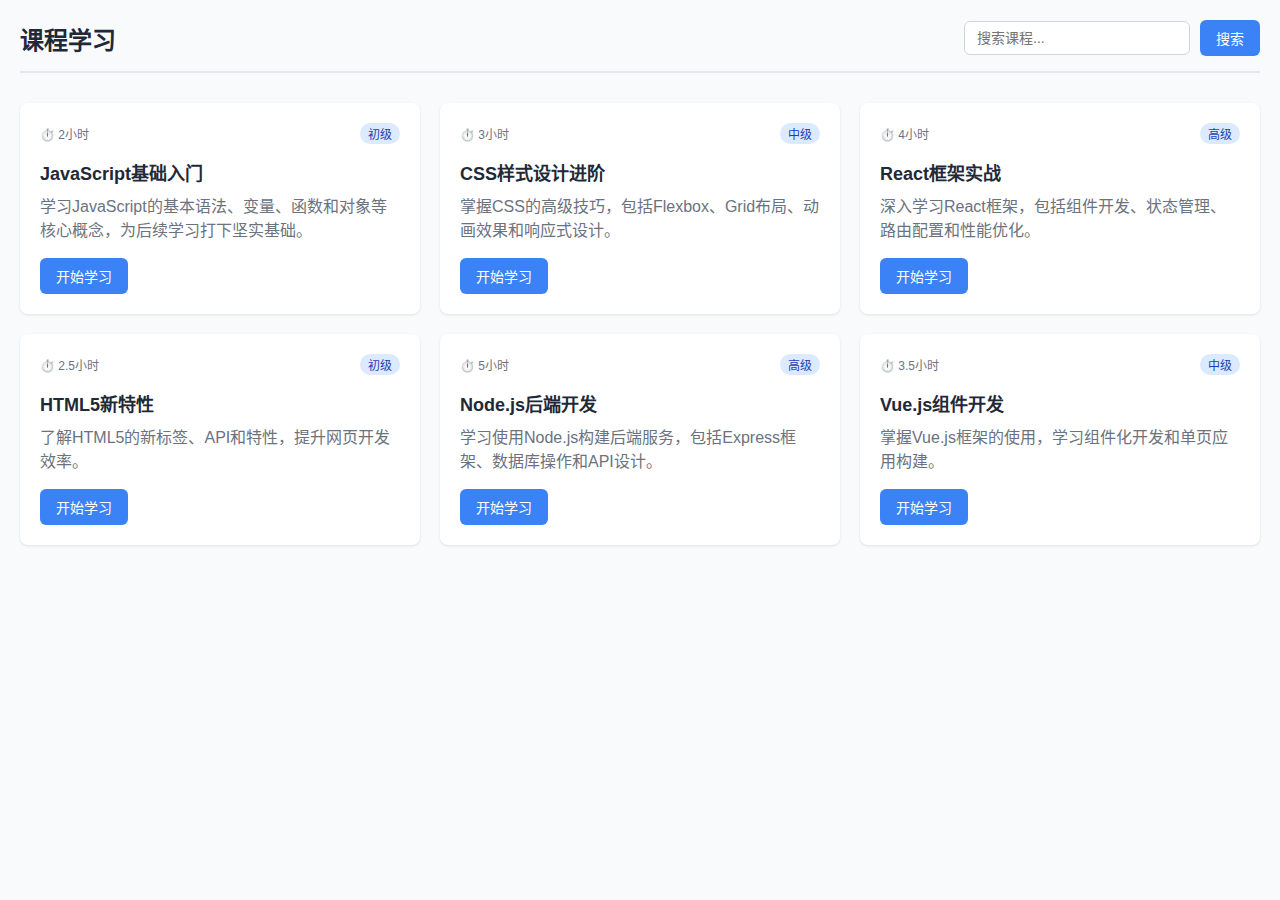
<file: pages/course-learning.html>
<!DOCTYPE html>
<html lang="zh-CN">
<head>
    <meta charset="UTF-8">
    <meta name="viewport" content="width=device-width, initial-scale=1.0">
    <title>课程学习</title>
    <style>
        body {
            font-family: 'Microsoft YaHei', Arial, sans-serif;
            margin: 0;
            padding: 20px;
            background-color: #f9fafb;
        }
        .page-header {
            display: flex;
            justify-content: space-between;
            align-items: center;
            margin-bottom: 30px;
            padding-bottom: 15px;
            border-bottom: 2px solid #e5e7eb;
        }
        .page-header h1 {
            color: #1f2937;
            font-size: 24px;
            margin: 0;
        }
        .search-box {
            display: flex;
            gap: 10px;
            align-items: center;
        }
        .search-input {
            padding: 8px 12px;
            border: 1px solid #d1d5db;
            border-radius: 6px;
            font-size: 14px;
            width: 200px;
        }
        .btn {
            padding: 8px 16px;
            border: none;
            border-radius: 6px;
            cursor: pointer;
            font-size: 14px;
            transition: all 0.3s ease;
        }
        .btn-primary {
            background-color: #3b82f6;
            color: white;
        }
        .btn-primary:hover {
            background-color: #2563eb;
        }
        .course-grid {
            display: grid;
            grid-template-columns: repeat(auto-fill, minmax(300px, 1fr));
            gap: 20px;
        }
        .course-card {
            background: white;
            border-radius: 8px;
            padding: 20px;
            box-shadow: 0 1px 3px rgba(0, 0, 0, 0.1);
            transition: transform 0.3s ease;
        }
        .course-card:hover {
            transform: translateY(-2px);
            box-shadow: 0 4px 6px rgba(0, 0, 0, 0.1);
        }
        .course-card h3 {
            color: #1f2937;
            margin: 0 0 10px 0;
            font-size: 18px;
        }
        .course-card p {
            color: #6b7280;
            margin: 0 0 15px 0;
            line-height: 1.5;
        }
        .course-meta {
            display: flex;
            justify-content: space-between;
            align-items: center;
            margin-bottom: 15px;
        }
        .course-duration {
            color: #6b7280;
            font-size: 12px;
        }
        .course-level {
            background-color: #dbeafe;
            color: #1e40af;
            padding: 2px 8px;
            border-radius: 12px;
            font-size: 12px;
        }
    </style>
</head>
<body>
    <div class="page-header">
        <h1>课程学习</h1>
        <div class="search-box">
            <input type="text" placeholder="搜索课程..." class="search-input">
            <button class="btn btn-primary">搜索</button>
        </div>
    </div>
    
    <div class="course-grid">
        <div class="course-card">
            <div class="course-meta">
                <span class="course-duration">⏱️ 2小时</span>
                <span class="course-level">初级</span>
            </div>
            <h3>JavaScript基础入门</h3>
            <p>学习JavaScript的基本语法、变量、函数和对象等核心概念，为后续学习打下坚实基础。</p>
            <button class="btn btn-primary">开始学习</button>
        </div>
        
        <div class="course-card">
            <div class="course-meta">
                <span class="course-duration">⏱️ 3小时</span>
                <span class="course-level">中级</span>
            </div>
            <h3>CSS样式设计进阶</h3>
            <p>掌握CSS的高级技巧，包括Flexbox、Grid布局、动画效果和响应式设计。</p>
            <button class="btn btn-primary">开始学习</button>
        </div>
        
        <div class="course-card">
            <div class="course-meta">
                <span class="course-duration">⏱️ 4小时</span>
                <span class="course-level">高级</span>
            </div>
            <h3>React框架实战</h3>
            <p>深入学习React框架，包括组件开发、状态管理、路由配置和性能优化。</p>
            <button class="btn btn-primary">开始学习</button>
        </div>
        
        <div class="course-card">
            <div class="course-meta">
                <span class="course-duration">⏱️ 2.5小时</span>
                <span class="course-level">初级</span>
            </div>
            <h3>HTML5新特性</h3>
            <p>了解HTML5的新标签、API和特性，提升网页开发效率。</p>
            <button class="btn btn-primary">开始学习</button>
        </div>
        
        <div class="course-card">
            <div class="course-meta">
                <span class="course-duration">⏱️ 5小时</span>
                <span class="course-level">高级</span>
            </div>
            <h3>Node.js后端开发</h3>
            <p>学习使用Node.js构建后端服务，包括Express框架、数据库操作和API设计。</p>
            <button class="btn btn-primary">开始学习</button>
        </div>
        
        <div class="course-card">
            <div class="course-meta">
                <span class="course-duration">⏱️ 3.5小时</span>
                <span class="course-level">中级</span>
            </div>
            <h3>Vue.js组件开发</h3>
            <p>掌握Vue.js框架的使用，学习组件化开发和单页应用构建。</p>
            <button class="btn btn-primary">开始学习</button>
        </div>
    </div>
</body>
</html>
</file>
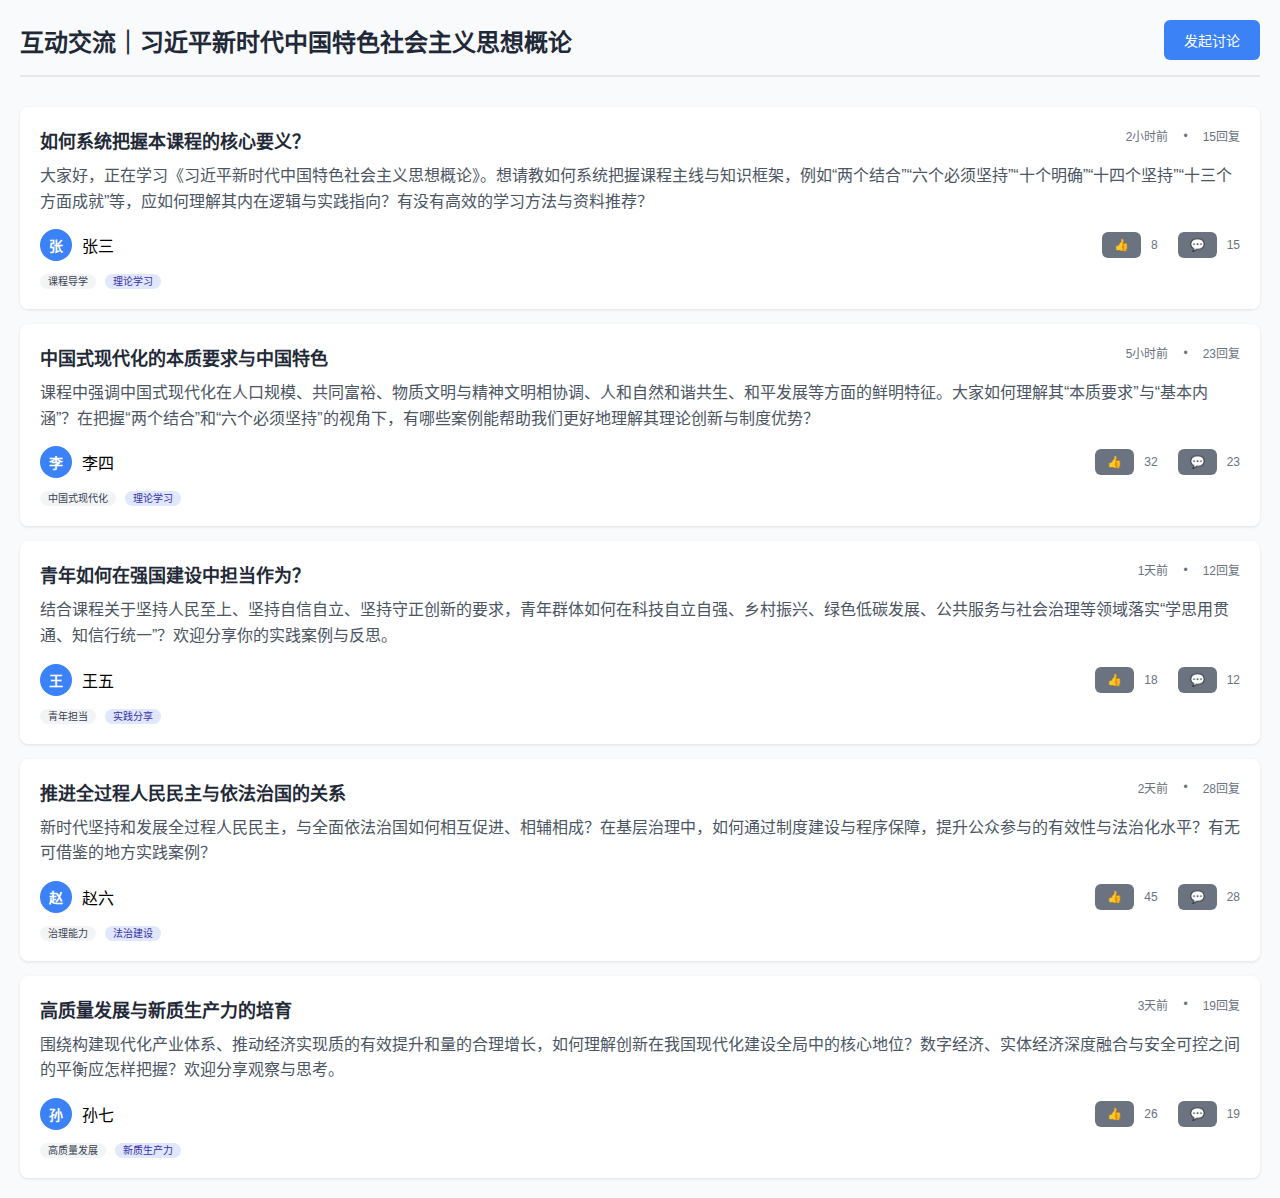
<file: pages/interactive-communication.html>
<!DOCTYPE html>
<html lang="zh-CN">
<head>
    <meta charset="UTF-8">
    <meta name="viewport" content="width=device-width, initial-scale=1.0">
    <title>互动交流｜习近平新时代中国特色社会主义思想概论</title>
    <style>
        body {
            font-family: 'Microsoft YaHei', Arial, sans-serif;
            margin: 0;
            padding: 20px;
            background-color: #f9fafb;
        }
        .page-header {
            display: flex;
            justify-content: space-between;
            align-items: center;
            margin-bottom: 30px;
            padding-bottom: 15px;
            border-bottom: 2px solid #e5e7eb;
        }
        .page-header h1 {
            color: #1f2937;
            font-size: 24px;
            margin: 0;
        }
        .btn {
            padding: 10px 20px;
            border: none;
            border-radius: 6px;
            cursor: pointer;
            font-size: 14px;
            transition: all 0.3s ease;
        }
        .btn-primary {
            background-color: #3b82f6;
            color: white;
        }
        .btn-primary:hover {
            background-color: #2563eb;
        }
        .btn-sm {
            padding: 6px 12px;
            font-size: 12px;
            margin-right: 5px;
        }
        .btn-secondary {
            background-color: #6b7280;
            color: white;
        }
        .btn-secondary:hover {
            background-color: #4b5563;
        }
        .discussion-list {
            display: flex;
            flex-direction: column;
            gap: 15px;
        }
        .discussion-item {
            background: white;
            border-radius: 8px;
            padding: 20px;
            box-shadow: 0 1px 3px rgba(0, 0, 0, 0.1);
            transition: transform 0.3s ease;
        }
        .discussion-item:hover {
            transform: translateY(-1px);
            box-shadow: 0 4px 6px rgba(0, 0, 0, 0.1);
        }
        .discussion-header {
            display: flex;
            justify-content: space-between;
            align-items: flex-start;
            margin-bottom: 10px;
        }
        .discussion-title {
            color: #1f2937;
            font-size: 18px;
            font-weight: 600;
            margin: 0;
            cursor: pointer;
        }
        .discussion-title:hover {
            color: #3b82f6;
        }
        .discussion-meta {
            display: flex;
            align-items: center;
            gap: 15px;
            font-size: 12px;
            color: #6b7280;
        }
        .discussion-content {
            color: #4b5563;
            line-height: 1.6;
            margin-bottom: 15px;
        }
        .discussion-footer {
            display: flex;
            justify-content: space-between;
            align-items: center;
        }
        .discussion-stats {
            display: flex;
            gap: 20px;
            font-size: 12px;
            color: #6b7280;
        }
        .stat-item {
            display: flex;
            align-items: center;
            gap: 5px;
        }
        .discussion-actions {
            display: flex;
            gap: 5px;
        }
        .tag {
            background-color: #dbeafe;
            color: #1e40af;
            padding: 2px 8px;
            border-radius: 12px;
            font-size: 10px;
            margin-right: 5px;
        }
        .tag-javascript {
            background-color: #fef3c7;
            color: #d97706;
        }
        .tag-css {
            background-color: #d1fae5;
            color: #059669;
        }
        .tag-react {
            background-color: #e0e7ff;
            color: #3730a3;
        }
        .tag-general {
            background-color: #f3f4f6;
            color: #374151;
        }
        .avatar {
            width: 32px;
            height: 32px;
            border-radius: 50%;
            background-color: #3b82f6;
            color: white;
            display: flex;
            align-items: center;
            justify-content: center;
            font-weight: 600;
            font-size: 14px;
        }
        .author-info {
            display: flex;
            align-items: center;
            gap: 10px;
        }
    </style>
</head>
<body>
    <div class="page-header">
        <h1>互动交流｜习近平新时代中国特色社会主义思想概论</h1>
        <button id="open-modal-btn" class="btn btn-primary">发起讨论</button>
    </div>
    
    <div class="discussion-list">
        <div class="discussion-item">
            <div class="discussion-header">
                <h3 class="discussion-title">如何系统把握本课程的核心要义？</h3>
                <div class="discussion-meta">
                    <span>2小时前</span>
                    <span>•</span>
                    <span>15回复</span>
                </div>
            </div>
            <div class="discussion-content">
                大家好，正在学习《习近平新时代中国特色社会主义思想概论》。想请教如何系统把握课程主线与知识框架，例如“两个结合”“六个必须坚持”“十个明确”“十四个坚持”“十三个方面成就”等，应如何理解其内在逻辑与实践指向？有没有高效的学习方法与资料推荐？
            </div>
            <div class="discussion-footer">
                <div class="author-info">
                    <div class="avatar">张</div>
                    <span>张三</span>
                </div>
                <div class="discussion-stats">
                    <div class="stat-item">
                        <span>👍</span>
                        <span>8</span>
                    </div>
                    <div class="stat-item">
                        <span>💬</span>
                        <span>15</span>
                    </div>
                </div>
            </div>
            <div style="margin-top: 10px;">
                <span class="tag tag-general">课程导学</span>
                <span class="tag tag-react">理论学习</span>
            </div>
        </div>
        
        <div class="discussion-item">
            <div class="discussion-header">
                <h3 class="discussion-title">中国式现代化的本质要求与中国特色</h3>
                <div class="discussion-meta">
                    <span>5小时前</span>
                    <span>•</span>
                    <span>23回复</span>
                </div>
            </div>
            <div class="discussion-content">
                课程中强调中国式现代化在人口规模、共同富裕、物质文明与精神文明相协调、人和自然和谐共生、和平发展等方面的鲜明特征。大家如何理解其“本质要求”与“基本内涵”？在把握“两个结合”和“六个必须坚持”的视角下，有哪些案例能帮助我们更好地理解其理论创新与制度优势？
            </div>
            <div class="discussion-footer">
                <div class="author-info">
                    <div class="avatar">李</div>
                    <span>李四</span>
                </div>
                <div class="discussion-stats">
                    <div class="stat-item">
                        <span>👍</span>
                        <span>32</span>
                    </div>
                    <div class="stat-item">
                        <span>💬</span>
                        <span>23</span>
                    </div>
                </div>
            </div>
            <div style="margin-top: 10px;">
                <span class="tag tag-general">中国式现代化</span>
                <span class="tag tag-react">理论学习</span>
            </div>
        </div>
        
        <div class="discussion-item">
            <div class="discussion-header">
                <h3 class="discussion-title">青年如何在强国建设中担当作为？</h3>
                <div class="discussion-meta">
                    <span>1天前</span>
                    <span>•</span>
                    <span>12回复</span>
                </div>
            </div>
            <div class="discussion-content">
                结合课程关于坚持人民至上、坚持自信自立、坚持守正创新的要求，青年群体如何在科技自立自强、乡村振兴、绿色低碳发展、公共服务与社会治理等领域落实“学思用贯通、知信行统一”？欢迎分享你的实践案例与反思。
            </div>
            <div class="discussion-footer">
                <div class="author-info">
                    <div class="avatar">王</div>
                    <span>王五</span>
                </div>
                <div class="discussion-stats">
                    <div class="stat-item">
                        <span>👍</span>
                        <span>18</span>
                    </div>
                    <div class="stat-item">
                        <span>💬</span>
                        <span>12</span>
                    </div>
                </div>
            </div>
            <div style="margin-top: 10px;">
                <span class="tag tag-general">青年担当</span>
                <span class="tag tag-react">实践分享</span>
            </div>
        </div>
        
        <div class="discussion-item">
            <div class="discussion-header">
                <h3 class="discussion-title">推进全过程人民民主与依法治国的关系</h3>
                <div class="discussion-meta">
                    <span>2天前</span>
                    <span>•</span>
                    <span>28回复</span>
                </div>
            </div>
            <div class="discussion-content">
                新时代坚持和发展全过程人民民主，与全面依法治国如何相互促进、相辅相成？在基层治理中，如何通过制度建设与程序保障，提升公众参与的有效性与法治化水平？有无可借鉴的地方实践案例？
            </div>
            <div class="discussion-footer">
                <div class="author-info">
                    <div class="avatar">赵</div>
                    <span>赵六</span>
                </div>
                <div class="discussion-stats">
                    <div class="stat-item">
                        <span>👍</span>
                        <span>45</span>
                    </div>
                    <div class="stat-item">
                        <span>💬</span>
                        <span>28</span>
                    </div>
                </div>
            </div>
            <div style="margin-top: 10px;">
                <span class="tag tag-general">治理能力</span>
                <span class="tag tag-react">法治建设</span>
            </div>
        </div>
        
        <div class="discussion-item">
            <div class="discussion-header">
                <h3 class="discussion-title">高质量发展与新质生产力的培育</h3>
                <div class="discussion-meta">
                    <span>3天前</span>
                    <span>•</span>
                    <span>19回复</span>
                </div>
            </div>
            <div class="discussion-content">
                围绕构建现代化产业体系、推动经济实现质的有效提升和量的合理增长，如何理解创新在我国现代化建设全局中的核心地位？数字经济、实体经济深度融合与安全可控之间的平衡应怎样把握？欢迎分享观察与思考。
            </div>
            <div class="discussion-footer">
                <div class="author-info">
                    <div class="avatar">孙</div>
                    <span>孙七</span>
                </div>
                <div class="discussion-stats">
                    <div class="stat-item">
                        <span>👍</span>
                        <span>26</span>
                    </div>
                    <div class="stat-item">
                        <span>💬</span>
                        <span>19</span>
                    </div>
                </div>
            </div>
            <div style="margin-top: 10px;">
                <span class="tag tag-general">高质量发展</span>
                <span class="tag tag-react">新质生产力</span>
            </div>
        </div>
    </div>
    
    <!-- 发起讨论弹窗 -->
    <div id="discussion-modal" style="display:none; position: fixed; inset: 0; background: rgba(0,0,0,0.4); align-items: center; justify-content: center;">
        <div style="background: #fff; width: 520px; max-width: 92vw; border-radius: 10px; box-shadow: 0 10px 25px rgba(0,0,0,0.15);">
            <div style="padding: 16px 20px; border-bottom: 1px solid #eee; display:flex; align-items:center; justify-content:space-between;">
                <h3 style="margin:0; font-size:18px; color:#1f2937;">发起讨论</h3>
                <button id="close-modal-btn" class="btn btn-secondary btn-sm">关闭</button>
            </div>
            <form id="discussion-form" style="padding: 16px 20px;">
                <div style="margin-bottom: 12px;">
                    <label for="title-input" style="display:block; font-size:13px; color:#374151; margin-bottom:6px;">标题</label>
                    <input id="title-input" type="text" placeholder="请输入讨论标题" style="width:100%; box-sizing:border-box; padding:10px 12px; border:1px solid #e5e7eb; border-radius:6px; font-size:14px;" required />
                </div>
                <div style="margin-bottom: 12px;">
                    <label for="content-input" style="display:block; font-size:13px; color:#374151; margin-bottom:6px;">内容</label>
                    <textarea id="content-input" rows="5" placeholder="请输入讨论内容" style="width:100%; box-sizing:border-box; padding:10px 12px; border:1px solid #e5e7eb; border-radius:6px; font-size:14px; resize:vertical;" required></textarea>
                </div>
                <div style="margin-bottom: 16px; display:flex; gap:8px; flex-wrap:wrap;">
                    <span class="tag tag-general">课程导学</span>
                    <span class="tag tag-react">理论学习</span>
                    <span class="tag tag-general">中国式现代化</span>
                    <span class="tag tag-react">实践分享</span>
                </div>
                <div style="display:flex; justify-content:flex-end; gap:8px;">
                    <button type="button" id="reset-form-btn" class="btn btn-secondary">清空</button>
                    <button type="submit" class="btn btn-primary">提交</button>
                </div>
            </form>
        </div>
    </div>

    <script>
    (function() {
        const discussionList = document.querySelector('.discussion-list');
        const modal = document.getElementById('discussion-modal');
        const openModalBtn = document.getElementById('open-modal-btn');
        const closeModalBtn = document.getElementById('close-modal-btn');
        const resetFormBtn = document.getElementById('reset-form-btn');
        const form = document.getElementById('discussion-form');
        const titleInput = document.getElementById('title-input');
        const contentInput = document.getElementById('content-input');

        // 打开/关闭弹窗
        function openModal() { modal.style.display = 'flex'; }
        function closeModal() { modal.style.display = 'none'; }
        openModalBtn.addEventListener('click', openModal);
        closeModalBtn.addEventListener('click', closeModal);
        modal.addEventListener('click', function(e) {
            if (e.target === modal) closeModal();
        });

        // 清空表单
        resetFormBtn.addEventListener('click', function() {
            form.reset();
        });

        // 构建讨论项 DOM
        function createDiscussionItem({ title, content, author = '新', authorName = '新同学', minutesAgo = '刚刚' }) {
            const item = document.createElement('div');
            item.className = 'discussion-item';
            item.innerHTML = `
                <div class="discussion-header">
                    <h3 class="discussion-title"></h3>
                    <div class="discussion-meta">
                        <span>${minutesAgo}</span>
                        <span>•</span>
                        <span class="reply-count">0回复</span>
                    </div>
                </div>
                <div class="discussion-content"></div>
                <div class="discussion-footer">
                    <div class="author-info">
                        <div class="avatar">${author}</div>
                        <span>${authorName}</span>
                    </div>
                    <div class="discussion-stats">
                        <div class="stat-item">
                            <button class="btn btn-sm btn-secondary like-btn" aria-label="点赞">👍</button>
                            <span class="like-count">0</span>
                        </div>
                        <div class="stat-item">
                            <button class="btn btn-sm btn-secondary reply-toggle-btn" aria-label="回复">💬</button>
                            <span class="reply-num">0</span>
                        </div>
                    </div>
                </div>
                <div class="reply-box" style="display:none; margin-top:10px;">
                    <div style="display:flex; gap:8px;">
                        <input class="reply-input" type="text" placeholder="写下你的回复..." style="flex:1; padding:8px 10px; border:1px solid #e5e7eb; border-radius:6px; font-size:14px;" />
                        <button class="btn btn-primary btn-sm submit-reply-btn">发送</button>
                    </div>
                    <div class="reply-list" style="margin-top:10px; display:flex; flex-direction:column; gap:8px;"></div>
                </div>
                <div style="margin-top: 10px;">
                    <span class="tag tag-general">课程导学</span>
                </div>
            `;
            item.querySelector('.discussion-title').textContent = title;
            item.querySelector('.discussion-content').textContent = content;
            wireInteractions(item);
            return item;
        }

        // 绑定点赞与回复事件
        function wireInteractions(root) {
            const likeBtn = root.querySelector('.like-btn');
            const likeCountEl = root.querySelector('.like-count');
            const replyToggleBtn = root.querySelector('.reply-toggle-btn');
            const replyBox = root.querySelector('.reply-box');
            const submitReplyBtn = root.querySelector('.submit-reply-btn');
            const replyInput = root.querySelector('.reply-input');
            const replyList = root.querySelector('.reply-list');
            const replyNum = root.querySelector('.reply-num');
            const replyCountText = root.querySelector('.reply-count');

            // 点赞防重复：基于会话内记忆（元素标记）
            likeBtn.addEventListener('click', function() {
                if (likeBtn.dataset.liked === '1') return; // 防重复
                likeBtn.dataset.liked = '1';
                likeBtn.classList.add('btn-primary');
                const current = parseInt(likeCountEl.textContent || '0', 10) || 0;
                likeCountEl.textContent = String(current + 1);
            });

            // 展开/收起回复框
            replyToggleBtn.addEventListener('click', function() {
                replyBox.style.display = replyBox.style.display === 'none' ? 'block' : 'none';
                if (replyBox.style.display === 'block') {
                    replyInput.focus();
                }
            });

            // 提交回复
            submitReplyBtn.addEventListener('click', function() {
                const text = (replyInput.value || '').trim();
                if (!text) return;
                const row = document.createElement('div');
                row.style.background = '#f9fafb';
                row.style.border = '1px solid #eef2f7';
                row.style.borderRadius = '6px';
                row.style.padding = '8px 10px';
                row.textContent = text;
                replyList.appendChild(row);
                replyInput.value = '';
                const current = parseInt(replyNum.textContent || '0', 10) || 0;
                replyNum.textContent = String(current + 1);
                replyCountText.textContent = `${current + 1}回复`;
            });
        }

        // 为现有讨论项补充交互按钮
        function enhanceExistingDiscussions() {
            const items = document.querySelectorAll('.discussion-item');
            items.forEach(function(item) {
                const stats = item.querySelector('.discussion-stats');
                const meta = item.querySelector('.discussion-meta');
                if (!stats || item.dataset.enhanced === '1') return;
                item.dataset.enhanced = '1';

                // 读取已有点赞/回复数量（若存在）
                const likeNumEl = document.createElement('span');
                likeNumEl.className = 'like-count';
                likeNumEl.textContent = (function() {
                    const node = stats.querySelector('.stat-item:nth-child(1) span:nth-child(2)');
                    return node ? node.textContent : '0';
                })();

                const replyNumEl = document.createElement('span');
                replyNumEl.className = 'reply-num';
                replyNumEl.textContent = (function() {
                    const node = stats.querySelector('.stat-item:nth-child(2) span:nth-child(2)');
                    return node ? node.textContent : '0';
                })();

                // 清空原统计区，重建为可交互结构
                stats.innerHTML = '';

                const likeWrap = document.createElement('div');
                likeWrap.className = 'stat-item';
                likeWrap.innerHTML = '<button class="btn btn-sm btn-secondary like-btn" aria-label="点赞">👍</button>';
                likeWrap.appendChild(likeNumEl);

                const replyWrap = document.createElement('div');
                replyWrap.className = 'stat-item';
                replyWrap.innerHTML = '<button class="btn btn-sm btn-secondary reply-toggle-btn" aria-label="回复">💬</button>';
                replyWrap.appendChild(replyNumEl);

                stats.appendChild(likeWrap);
                stats.appendChild(replyWrap);

                // 在 meta 中维护一个“X回复”文本
                const replyCountText = document.createElement('span');
                replyCountText.className = 'reply-count';
                replyCountText.textContent = `${replyNumEl.textContent}回复`;
                const dot = document.createElement('span');
                dot.textContent = '•';
                // 若 meta 已经有“• 15回复”结构，则替换为：时间 • X回复
                meta.innerHTML = `${meta.children[0]?.outerHTML || '<span>刚刚</span>'}`;
                meta.appendChild(document.createElement('span')).textContent = '•';
                meta.appendChild(replyCountText);

                // 追加回复区域
                const replyBox = document.createElement('div');
                replyBox.className = 'reply-box';
                replyBox.style.display = 'none';
                replyBox.style.marginTop = '10px';
                replyBox.innerHTML = `
                    <div style="display:flex; gap:8px;">
                        <input class="reply-input" type="text" placeholder="写下你的回复..." style="flex:1; padding:8px 10px; border:1px solid #e5e7eb; border-radius:6px; font-size:14px;" />
                        <button class="btn btn-primary btn-sm submit-reply-btn">发送</button>
                    </div>
                    <div class="reply-list" style="margin-top:10px; display:flex; flex-direction:column; gap:8px;"></div>
                `;
                item.appendChild(replyBox);

                // 绑定交互
                wireInteractions(item);
            });
        }

        enhanceExistingDiscussions();

        // 提交创建新讨论
        form.addEventListener('submit', function(e) {
            e.preventDefault();
            const title = (titleInput.value || '').trim();
            const content = (contentInput.value || '').trim();
            if (!title || !content) return;
            const newItem = createDiscussionItem({ title, content });
            discussionList.prepend(newItem);
            form.reset();
            closeModal();
        });
    })();
    </script>
</body>
</html>
</file>
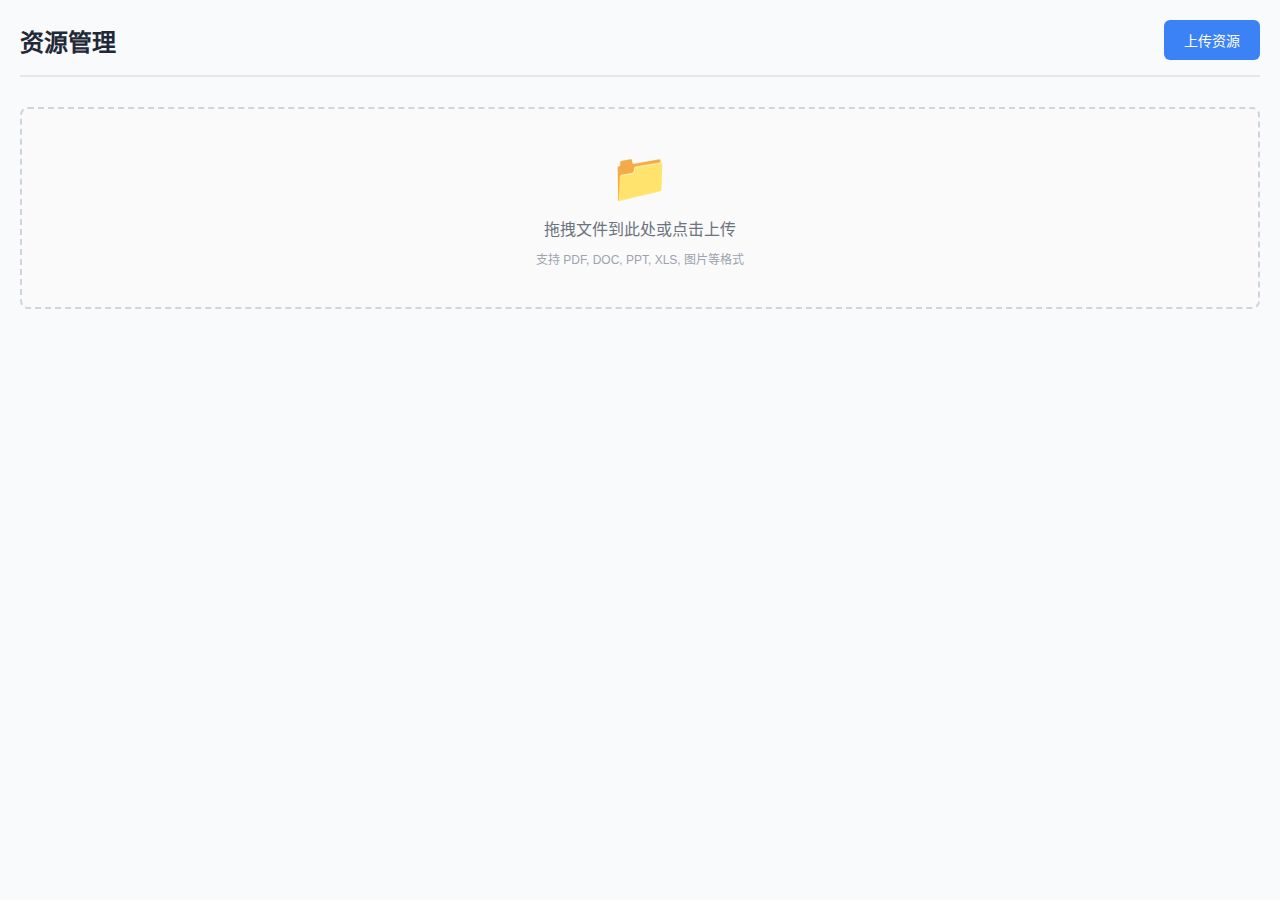
<file: pages/resource-management_user.html>
<!DOCTYPE html>
<html lang="zh-CN">
<head>
    <meta charset="UTF-8">
    <meta name="viewport" content="width=device-width, initial-scale=1.0">
    <title>资源管理</title>
    <style>
        body {
            font-family: 'Microsoft YaHei', Arial, sans-serif;
            margin: 0;
            padding: 20px;
            background-color: #f9fafb;
        }
        .page-header {
            display: flex;
            justify-content: space-between;
            align-items: center;
            margin-bottom: 30px;
            padding-bottom: 15px;
            border-bottom: 2px solid #e5e7eb;
        }
        .page-header h1 {
            color: #1f2937;
            font-size: 24px;
            margin: 0;
        }
        .btn {
            padding: 10px 20px;
            border: none;
            border-radius: 6px;
            cursor: pointer;
            font-size: 14px;
            transition: all 0.3s ease;
        }
        .btn-primary {
            background-color: #3b82f6;
            color: white;
        }
        .btn-primary:hover {
            background-color: #2563eb;
        }
        .btn-sm {
            padding: 6px 12px;
            font-size: 12px;
            margin-right: 5px;
        }
        .btn-secondary {
            background-color: #6b7280;
            color: white;
        }
        .btn-secondary:hover {
            background-color: #4b5563;
        }
        .btn-danger {
            background-color: #dc2626;
            color: white;
        }
        .btn-danger:hover {
            background-color: #b91c1c;
        }
        .resource-list {
            background: white;
            border-radius: 8px;
            box-shadow: 0 1px 3px rgba(0, 0, 0, 0.1);
            overflow: hidden;
        }
        .resource-item {
            display: flex;
            align-items: center;
            padding: 15px 20px;
            border-bottom: 1px solid #e5e7eb;
            transition: background-color 0.3s ease;
        }
        .resource-item:hover {
            background-color: #f9fafb;
        }
        .resource-item:last-child {
            border-bottom: none;
        }
        .resource-icon {
            font-size: 24px;
            margin-right: 15px;
            width: 40px;
            text-align: center;
        }
        .resource-info {
            flex: 1;
        }
        .resource-name {
            font-weight: 600;
            color: #1f2937;
            margin-bottom: 5px;
        }
        .resource-meta {
            font-size: 12px;
            color: #6b7280;
        }
        .resource-actions {
            display: flex;
            gap: 5px;
        }
        .upload-area {
            border: 2px dashed #d1d5db;
            border-radius: 8px;
            padding: 40px;
            text-align: center;
            margin-bottom: 20px;
            background-color: #fafafa;
            transition: all 0.3s ease;
        }
        .upload-area:hover {
            border-color: #3b82f6;
            background-color: #f0f9ff;
        }
        .upload-icon {
            font-size: 48px;
            color: #9ca3af;
            margin-bottom: 10px;
        }
        .upload-text {
            color: #6b7280;
            margin-bottom: 10px;
        }
        .upload-hint {
            font-size: 12px;
            color: #9ca3af;
        }
    </style>
</head>
<body>
    <div class="page-header">
        <h1>资源管理</h1>
        <button class="btn btn-primary" id="uploadBtn">上传资源</button>
    </div>
    
    <div class="upload-area" id="uploadArea">
        <div class="upload-icon">📁</div>
        <div class="upload-text">拖拽文件到此处或点击上传</div>
        <div class="upload-hint">支持 PDF, DOC, PPT, XLS, 图片等格式</div>
    </div>
    
    <div class="resource-list" id="resourceList"></div>

    <script>
        // 随机生成模拟数据
        const fileTypes = [
            {icon: '📄', ext: 'pdf', name: '学习指南'},
            {icon: '📝', ext: 'docx', name: '项目文档'},
            {icon: '📊', ext: 'xlsx', name: '统计表'},
            {icon: '🎥', ext: 'mp4', name: '教学视频'},
            {icon: '🖼️', ext: 'png', name: 'UI设计'}
        ];

        const resourceList = document.getElementById('resourceList');

        // 生成随机资源
        function generateRandomResource() {
            const type = fileTypes[Math.floor(Math.random() * fileTypes.length)];
            const size = (Math.random() * 100 + 0.5).toFixed(1);
            const date = new Date(Date.now() - Math.random() * 1e10);
            const dateStr = date.toISOString().slice(0, 19).replace('T', ' ');
            return {
                icon: type.icon,
                name: `${type.name}_${Math.floor(Math.random() * 100)}.${type.ext}`,
                size: `${size}${type.ext === 'mp4' ? 'MB' : 'MB'}`,
                uploadTime: dateStr
            };
        }

        // 渲染资源项
        function renderResourceItem(resource) {
            const item = document.createElement('div');
            item.className = 'resource-item';
            item.innerHTML = `
                <div class="resource-icon">${resource.icon}</div>
                <div class="resource-info">
                    <div class="resource-name">${resource.name}</div>
                    <div class="resource-meta">大小: ${resource.size} | 上传时间: ${resource.uploadTime}</div>
                </div>
                <div class="resource-actions">
                    <button class="btn btn-sm btn-secondary">预览</button>
                    <button class="btn btn-sm btn-primary">下载</button>
                </div>
            `;
            item.querySelector('.btn-danger').addEventListener('click', () => item.remove());
            resourceList.appendChild(item);
        }

        // 初始加载一些假数据
        for (let i = 0; i < 5; i++) {
            renderResourceItem(generateRandomResource());
        }

        // 模拟上传按钮点击事件
        document.getElementById('uploadBtn').addEventListener('click', () => {
            const newResource = generateRandomResource();
            renderResourceItem(newResource);
        });

        // 拖拽上传模拟
        const uploadArea = document.getElementById('uploadArea');
        uploadArea.addEventListener('click', () => {
            const newResource = generateRandomResource();
            renderResourceItem(newResource);
        });
        uploadArea.addEventListener('dragover', e => {
            e.preventDefault();
            uploadArea.style.borderColor = '#2563eb';
        });
        uploadArea.addEventListener('dragleave', () => {
            uploadArea.style.borderColor = '#d1d5db';
        });
        uploadArea.addEventListener('drop', e => {
            e.preventDefault();
            uploadArea.style.borderColor = '#d1d5db';
            renderResourceItem(generateRandomResource());
        });
    </script>
</body>
</html>
</file>
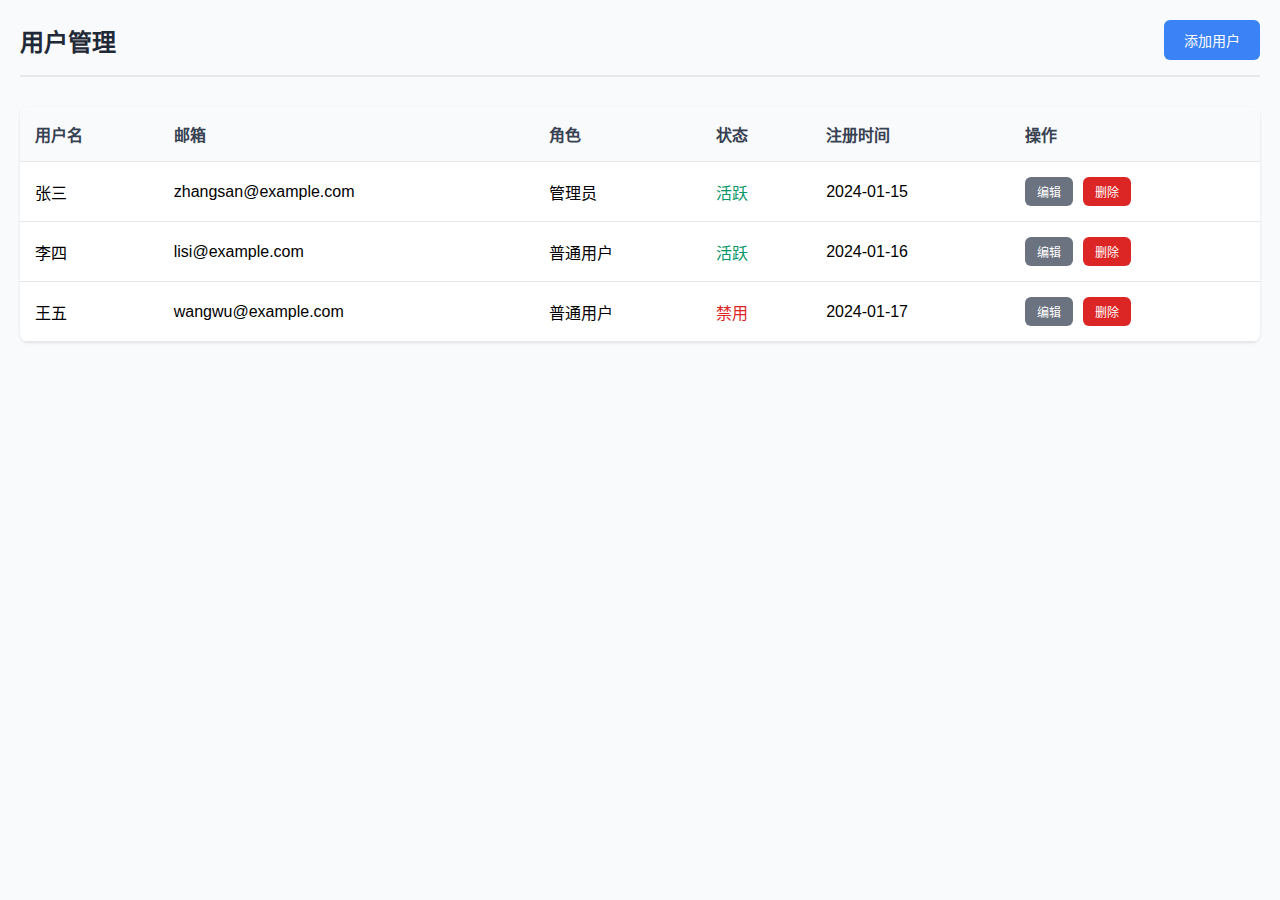
<file: pages/user-management.html>
<!DOCTYPE html>
<html lang="zh-CN">
<head>
    <meta charset="UTF-8">
    <meta name="viewport" content="width=device-width, initial-scale=1.0">
    <title>用户管理</title>
    <style>
        body {
            font-family: 'Microsoft YaHei', Arial, sans-serif;
            margin: 0;
            padding: 20px;
            background-color: #f9fafb;
        }
        .page-header {
            display: flex;
            justify-content: space-between;
            align-items: center;
            margin-bottom: 30px;
            padding-bottom: 15px;
            border-bottom: 2px solid #e5e7eb;
        }
        .page-header h1 {
            color: #1f2937;
            font-size: 24px;
            margin: 0;
        }
        .btn {
            padding: 10px 20px;
            border: none;
            border-radius: 6px;
            cursor: pointer;
            font-size: 14px;
            transition: all 0.3s ease;
        }
        .btn-primary {
            background-color: #3b82f6;
            color: white;
        }
        .btn-primary:hover {
            background-color: #2563eb;
        }
        .user-table {
            background: white;
            border-radius: 8px;
            box-shadow: 0 1px 3px rgba(0, 0, 0, 0.1);
            overflow: hidden;
        }
        table {
            width: 100%;
            border-collapse: collapse;
        }
        th, td {
            padding: 15px;
            text-align: left;
            border-bottom: 1px solid #e5e7eb;
        }
        th {
            background-color: #f9fafb;
            font-weight: 600;
            color: #374151;
        }
        .status-active {
            color: #059669;
            font-weight: 500;
        }
        .status-inactive {
            color: #dc2626;
            font-weight: 500;
        }
        .btn-sm {
            padding: 6px 12px;
            font-size: 12px;
            margin-right: 5px;
        }
        .btn-danger {
            background-color: #dc2626;
            color: white;
        }
        .btn-danger:hover {
            background-color: #b91c1c;
        }
        .btn-secondary {
            background-color: #6b7280;
            color: white;
        }
        .btn-secondary:hover {
            background-color: #4b5563;
        }
    </style>
</head>
<body>
    <div class="page-header">
        <h1>用户管理</h1>
        <button class="btn btn-primary">添加用户</button>
    </div>
    
    <div class="user-table">
        <table>
            <thead>
                <tr>
                    <th>用户名</th>
                    <th>邮箱</th>
                    <th>角色</th>
                    <th>状态</th>
                    <th>注册时间</th>
                    <th>操作</th>
                </tr>
            </thead>
            <tbody>
                <tr>
                    <td>张三</td>
                    <td>zhangsan@example.com</td>
                    <td>管理员</td>
                    <td><span class="status-active">活跃</span></td>
                    <td>2024-01-15</td>
                    <td>
                        <button class="btn btn-sm btn-secondary">编辑</button>
                        <button class="btn btn-sm btn-danger">删除</button>
                    </td>
                </tr>
                <tr>
                    <td>李四</td>
                    <td>lisi@example.com</td>
                    <td>普通用户</td>
                    <td><span class="status-active">活跃</span></td>
                    <td>2024-01-16</td>
                    <td>
                        <button class="btn btn-sm btn-secondary">编辑</button>
                        <button class="btn btn-sm btn-danger">删除</button>
                    </td>
                </tr>
                <tr>
                    <td>王五</td>
                    <td>wangwu@example.com</td>
                    <td>普通用户</td>
                    <td><span class="status-inactive">禁用</span></td>
                    <td>2024-01-17</td>
                    <td>
                        <button class="btn btn-sm btn-secondary">编辑</button>
                        <button class="btn btn-sm btn-danger">删除</button>
                    </td>
                </tr>
            </tbody>
        </table>
    </div>
</body>
</html>
</file>
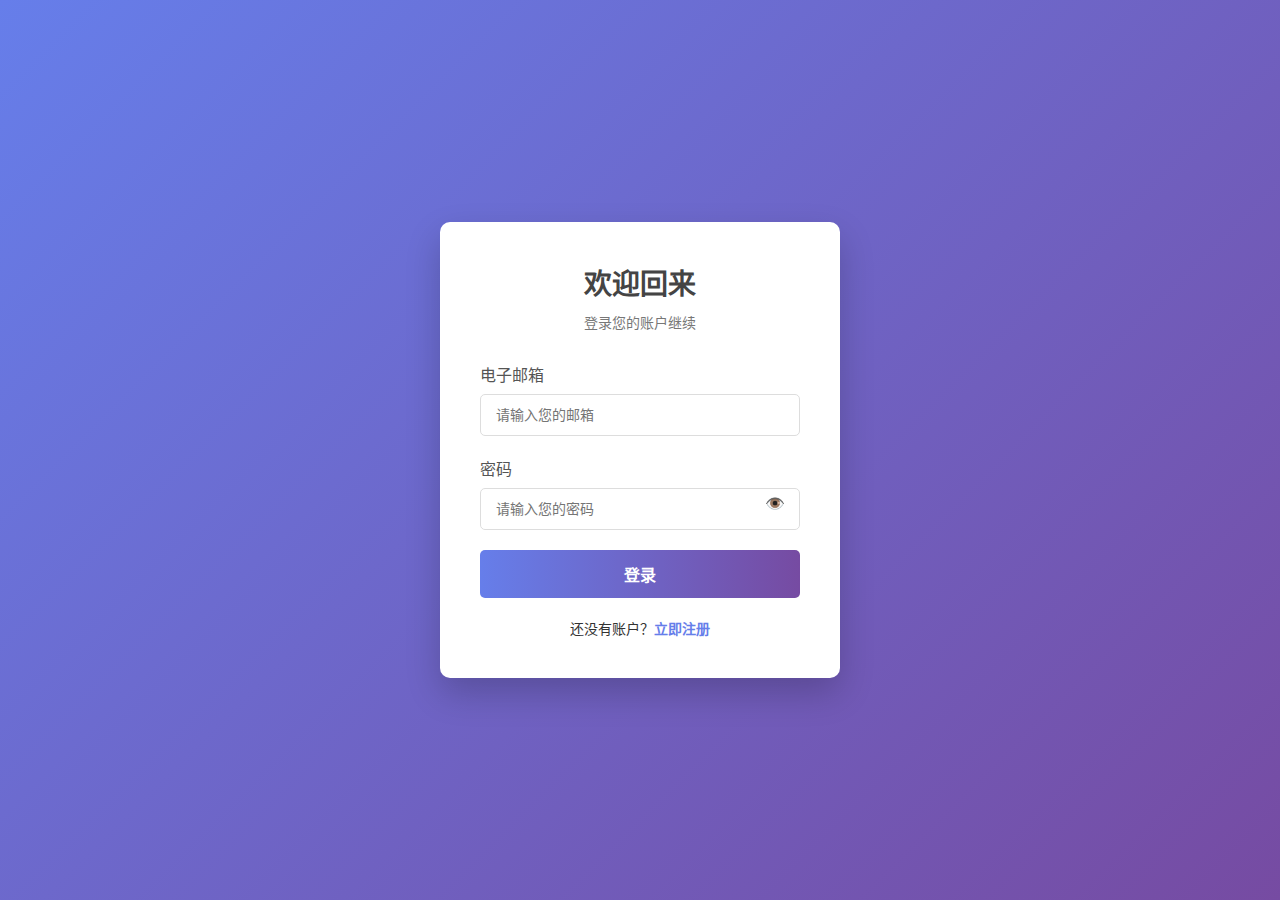
<file: pages/zhuce.html>
<!DOCTYPE html>
<html lang="zh-CN">
<head>
    <meta charset="UTF-8">
    <meta name="viewport" content="width=device-width, initial-scale=1.0">
    <title>用户登录与注册</title>
    <style>
        * {
            margin: 0;
            padding: 0;
            box-sizing: border-box;
            font-family: 'Segoe UI', Tahoma, Geneva, Verdana, sans-serif;
        }
        
        body {
            background: linear-gradient(135deg, #667eea 0%, #764ba2 100%);
            height: 100vh;
            display: flex;
            justify-content: center;
            align-items: center;
            color: #333;
        }
        
        .container {
            width: 400px;
            background-color: white;
            border-radius: 10px;
            box-shadow: 0 15px 35px rgba(0, 0, 0, 0.2);
            overflow: hidden;
        }
        
        .form-container {
            padding: 40px;
            transition: all 0.6s ease-in-out;
        }
        
        .header {
            text-align: center;
            margin-bottom: 30px;
        }
        
        .header h2 {
            font-size: 28px;
            color: #444;
            margin-bottom: 10px;
        }
        
        .header p {
            color: #777;
            font-size: 14px;
        }
        
        .form-group {
            margin-bottom: 20px;
            position: relative;
        }
        
        .form-group label {
            display: block;
            margin-bottom: 8px;
            font-weight: 500;
            color: #555;
        }
        
        .form-group input {
            width: 100%;
            padding: 12px 15px;
            border: 1px solid #ddd;
            border-radius: 5px;
            font-size: 14px;
            transition: all 0.3s;
        }
        
        .form-group input:focus {
            border-color: #667eea;
            outline: none;
            box-shadow: 0 0 0 3px rgba(102, 126, 234, 0.2);
        }
        
        .btn {
            width: 100%;
            padding: 12px;
            background: linear-gradient(to right, #667eea, #764ba2);
            border: none;
            border-radius: 5px;
            color: white;
            font-size: 16px;
            font-weight: 600;
            cursor: pointer;
            transition: all 0.3s;
        }
        
        .btn:hover {
            background: linear-gradient(to right, #5a6fd1, #6a4299);
            transform: translateY(-2px);
        }
        
        .switch-form {
            text-align: center;
            margin-top: 20px;
            font-size: 14px;
        }
        
        .switch-form a {
            color: #667eea;
            text-decoration: none;
            font-weight: 600;
            cursor: pointer;
        }
        
        .switch-form a:hover {
            text-decoration: underline;
        }
        
        .login-container {
            display: block;
        }
        
        .register-container {
            display: none;
        }
        
        .show-register .login-container {
            display: none;
        }
        
        .show-register .register-container {
            display: block;
        }
        
        .password-toggle {
            position: absolute;
            right: 15px;
            top: 38px;
            cursor: pointer;
            color: #777;
        }
        
        .terms {
            font-size: 12px;
            color: #777;
            margin-top: 20px;
        }
        
        .terms a {
            color: #667eea;
            text-decoration: none;
        }
        
        .terms a:hover {
            text-decoration: underline;
        }
    </style>
</head>
<body>
    <div class="container">
        <div class="form-container login-container">
            <div class="header">
                <h2>欢迎回来</h2>
                <p>登录您的账户继续</p>
            </div>
            <form id="loginForm">
                <div class="form-group">
                    <label for="login-email">电子邮箱</label>
                    <input type="email" id="login-email" placeholder="请输入您的邮箱" required>
                </div>
                <div class="form-group">
                    <label for="login-password">密码</label>
                    <input type="password" id="login-password" placeholder="请输入您的密码" required>
                    <span class="password-toggle">👁️</span>
                </div>
                <button type="submit" class="btn">登录</button>
            </form>
            <div class="switch-form">
                还没有账户？<a id="show-register">立即注册</a>
            </div>
        </div>
        
        <div class="form-container register-container">
            <div class="header">
                <h2>创建账户</h2>
                <p>加入我们，开始您的旅程</p>
            </div>
            <form id="registerForm">
                <div class="form-group">
                    <label for="register-name">用户名</label>
                    <input type="text" id="register-name" placeholder="请输入您的用户名" required>
                </div>
                <div class="form-group">
                    <label for="register-email">电子邮箱</label>
                    <input type="email" id="register-email" placeholder="请输入您的邮箱" required>
                </div>
                <div class="form-group">
                    <label for="register-password">密码</label>
                    <input type="password" id="register-password" placeholder="请输入至少6位密码" required>
                    <span class="password-toggle">👁️</span>
                </div>
                <div class="form-group">
                    <label for="register-confirm">确认密码</label>
                    <input type="password" id="register-confirm" placeholder="请再次输入密码" required>
                    <span class="password-toggle">👁️</span>
                </div>
                <button type="submit" class="btn">注册</button>
            </form>
            <div class="terms">
                点击"注册"即表示您同意我们的<a href="#">服务条款</a>和<a href="#">隐私政策</a>
            </div>
            <div class="switch-form">
                已有账户？<a id="show-login">立即登录</a>
            </div>
        </div>
    </div>

    <script>
        document.addEventListener('DOMContentLoaded', function() {
            // 切换登录和注册表单
            const showRegister = document.getElementById('show-register');
            const showLogin = document.getElementById('show-login');
            
            showRegister.addEventListener('click', function() {
                document.querySelector('.container').classList.add('show-register');
            });
            
            showLogin.addEventListener('click', function() {
                document.querySelector('.container').classList.remove('show-register');
            });
            
            // 密码显示/隐藏切换
            const passwordToggles = document.querySelectorAll('.password-toggle');
            passwordToggles.forEach(toggle => {
                toggle.addEventListener('click', function() {
                    const input = this.previousElementSibling;
                    if (input.type === 'password') {
                        input.type = 'text';
                        this.textContent = '🙈';
                    } else {
                        input.type = 'password';
                        this.textContent = '👁️';
                    }
                });
            });
            
            // 阻止表单提交
            document.getElementById('loginForm').addEventListener('submit', function(e) {
                e.preventDefault();
                alert('登录功能仅为前端演示，无后端处理');
            });
            
            document.getElementById('registerForm').addEventListener('submit', function(e) {
                e.preventDefault();
                alert('注册功能仅为前端演示，无后端处理');
            });
        });
    </script>
</body>
</html>
</file>
<file: styles.css>
/* 重置默认样式 */
* {
    margin: 0;
    padding: 0;
    box-sizing: border-box;
}

body {
    font-family: 'Microsoft YaHei', Arial, sans-serif;
    background-color: #f5f5f5;
    height: 100vh;
    overflow: hidden;
}

.container {
    display: flex;
    height: 100vh;
}

/* 左侧导航栏样式 */
.sidebar {
    width: 250px;
    background-color: #1e3a8a; /* 深蓝色 */
    color: white;
    display: flex;
    flex-direction: column;
    box-shadow: 2px 0 5px rgba(0, 0, 0, 0.1);
}

.sidebar-header {
    padding: 20px;
    border-bottom: 1px solid rgba(255, 255, 255, 0.1);
}

.sidebar-header h1 {
    font-size: 18px;
    font-weight: 600;
    text-align: center;
}

.nav-menu {
    list-style: none;
    padding: 20px 0;
    flex: 1;
}

.nav-item {
    display: flex;
    align-items: center;
    padding: 15px 20px;
    cursor: pointer;
    transition: all 0.3s ease;
    border-left: 3px solid transparent;
}

.nav-item:hover {
    background-color: rgba(255, 255, 255, 0.1);
}

.nav-item.active {
    background-color: #dc2626; /* 红色背景 */
    border-left-color: #fbbf24; /* 黄色左边框 */
}

.nav-icon {
    font-size: 20px;
    margin-right: 12px;
    width: 24px;
    text-align: center;
}

.nav-item span {
    font-size: 14px;
    font-weight: 500;
}

/* 主内容区域样式 */
.main-content {
    flex: 1;
    background-color: white;
    display: flex;
    flex-direction: column;
    overflow: hidden;
}

.content-area {
    flex: 1;
    padding: 30px;
    display: flex;
    flex-direction: column;
}

.page-title {
    margin-bottom: 30px;
    padding-bottom: 15px;
    border-bottom: 2px dashed #3b82f6; /* 蓝色虚线分隔线 */
}

.page-title h2 {
    font-size: 24px;
    color: #1f2937;
    font-weight: 600;
}

.page-content {
    flex: 1;
    background-color: #f9fafb;
    border-radius: 8px;
    padding: 0;
    overflow: hidden;
}

#page-frame {
    width: 100%;
    height: 100%;
    border: none;
    border-radius: 8px;
}

/* 响应式设计 */
@media (max-width: 768px) {
    .sidebar {
        width: 200px;
    }
    
    .sidebar-header h1 {
        font-size: 16px;
    }
    
    .nav-item {
        padding: 12px 15px;
    }
    
    .nav-item span {
        font-size: 13px;
    }
    
    .content-area {
        padding: 20px;
    }
    
    .page-title h2 {
        font-size: 20px;
    }
}

@media (max-width: 480px) {
    .container {
        flex-direction: column;
    }
    
    .sidebar {
        width: 100%;
        height: auto;
        flex-direction: row;
        overflow-x: auto;
    }
    
    .sidebar-header {
        display: none;
    }
    
    .nav-menu {
        display: flex;
        padding: 10px;
        gap: 10px;
    }
    
    .nav-item {
        flex-direction: column;
        padding: 10px;
        min-width: 80px;
        text-align: center;
    }
    
    .nav-icon {
        margin-right: 0;
        margin-bottom: 5px;
    }
    
    .nav-item span {
        font-size: 12px;
    }
}
</file>
